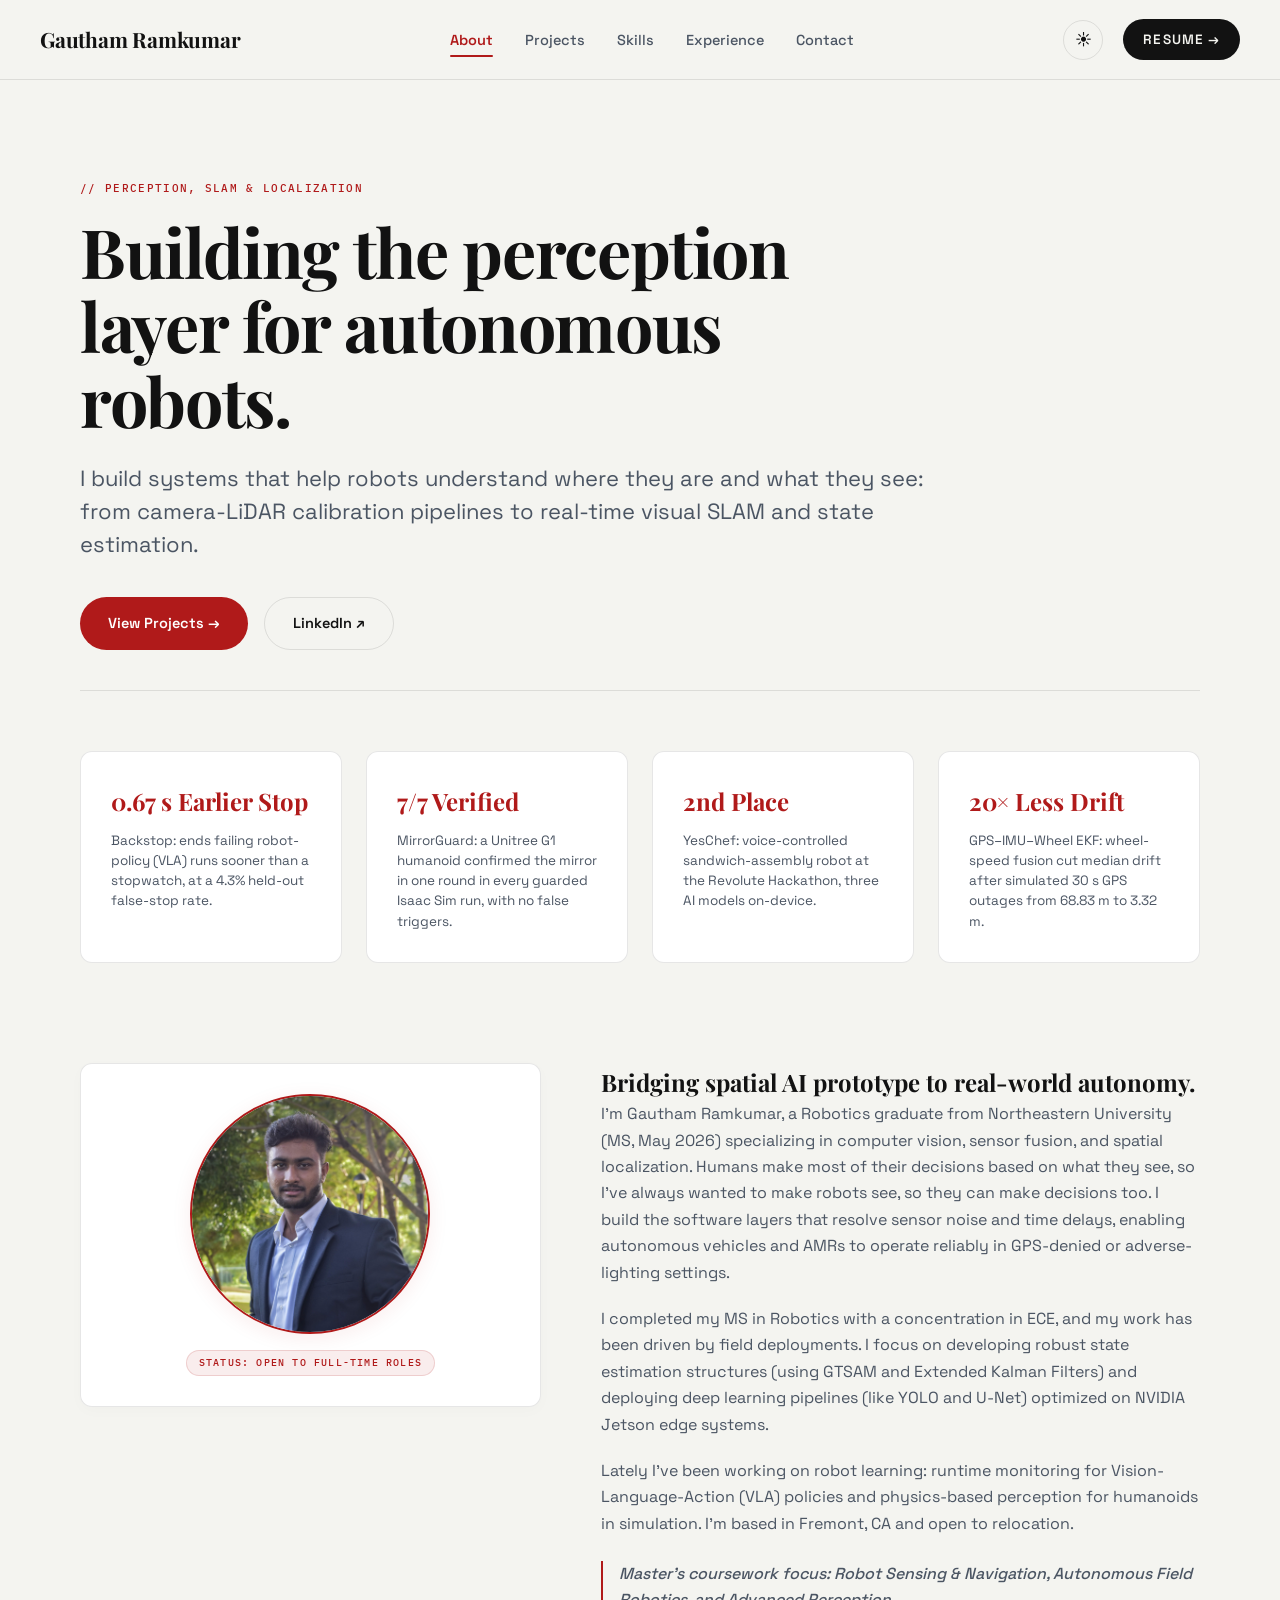
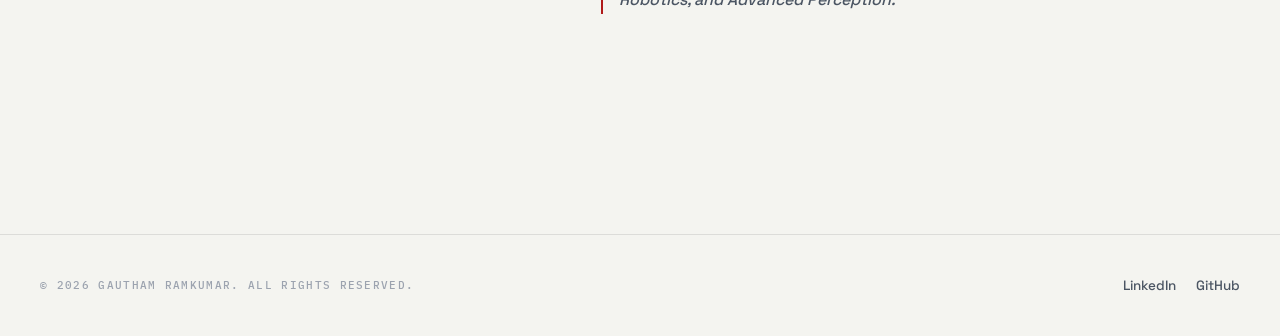
<file: index.html>
<!DOCTYPE html>
<html lang="en">
<head>
  <meta charset="UTF-8">
  <meta name="viewport" content="width=device-width, initial-scale=1.0">
  <title>Gautham Ramkumar — Perception & SLAM Engineer</title>
  
  <!-- Font Imports: Playfair Display (Serif), Space Grotesk (Geometric Sans), Inter (Clean Body Sans) -->
  <link rel="preconnect" href="https://fonts.googleapis.com">
  <link href="https://fonts.googleapis.com/css2?family=Playfair+Display:ital,wght@0,400..900;1,400..900&family=Space+Grotesk:wght@300;400;500;600;700&family=Inter:wght@300;400;500;600;700&family=IBM+Plex+Mono:wght@400;500&display=swap" rel="stylesheet">
  
  <link rel="stylesheet" href="css/style.css">
  
  <!-- Inline theme check script to prevent layout flashes on load -->
  <script>
    (function() {
      // localStorage throws in privacy mode and wherever site data is
      // blocked. Unguarded, that left data-theme unset, which stacked both
      // toggle icons on top of each other.
      var savedTheme = 'light';
      try {
        savedTheme = localStorage.getItem('portfolio-theme') || 'light';
      } catch (e) {}
      document.documentElement.setAttribute('data-theme', savedTheme);
    })();
  </script>
</head>
<body>

  <!-- FIXED NAVIGATION HEADER -->
  <header id="main-header">
    <div class="header-inner">
      <a href="#about" class="brand-logo">
        <span class="logo-text">Gautham Ramkumar</span>
      </a>
      
      <!-- NAV LINKS -->
      <nav id="header-nav">
        <ul>
          <li><a href="#about" class="nav-link active">About</a></li>
          <li><a href="#projects" class="nav-link">Projects</a></li>
          <li><a href="#skills" class="nav-link">Skills</a></li>
          <li><a href="#experience" class="nav-link">Experience</a></li>
          <li><a href="#contact" class="nav-link">Contact</a></li>
        </ul>
      </nav>
      
      <!-- CONTROLS: Dark mode toggle & PDF Resume CTA -->
      <div class="header-controls">
        <button id="theme-toggle" aria-label="Toggle light/dark theme">
          <span class="toggle-icon sun-icon">☀️</span>
          <span class="toggle-icon moon-icon">🌙</span>
        </button>
        <!-- Resume picker. initResumeMenu() turns this into a dropdown;
             with JS unavailable it stays a working link to the default resume. -->
        <div class="resume-menu" id="resume-menu">
          <a href="Gautham_Ramkumar_Resume.pdf" class="btn-hire" id="resume-menu-btn"
             target="_blank" rel="noopener noreferrer">Resume →</a>
        </div>
        
        <!-- Mobile menu toggle button -->
        <button id="mobile-menu-btn" class="mobile-toggle" aria-label="Toggle Navigation Menu">
          <span class="hamburger"></span>
        </button>
      </div>
    </div>
  </header>

  <!-- MAIN WRAPPER CONTAINER -->
  <main id="main-container">
    
    <!-- ==========================================
         PAGE 1: ABOUT (HOMEPAGE)
         ========================================== -->
    <section id="about" class="page-section active">
      <div class="hero-container">
        <div class="hero-content">
          <div class="hero-kicker mono">// PERCEPTION, SLAM & LOCALIZATION</div>
          <h1 class="hero-title">
            Building the perception layer for autonomous robots.
          </h1>
          <p class="hero-description">
            I build systems that help robots understand where they are and what they see: from camera-LiDAR calibration pipelines to real-time visual SLAM and state estimation.
          </p>
          
          <div class="hero-actions">
            <a href="#projects" class="btn btn-primary">View Projects →</a>
            <a href="https://linkedin.com/in/rgautham20" target="_blank" class="btn btn-secondary">LinkedIn ↗</a>
          </div>
        </div>
      </div>

      <!-- Quick Metrics Telemetry Cards -->
      <div class="metrics-container">
        <div class="metric-card">
          <h3 class="metric-title font-serif">0.67 s Earlier Stop</h3>
          <p class="metric-desc">Backstop: ends failing robot-policy (VLA) runs sooner than a stopwatch, at a 4.3% held-out false-stop rate.</p>
        </div>
        <div class="metric-card">
          <h3 class="metric-title font-serif">7/7 Verified</h3>
          <p class="metric-desc">MirrorGuard: a Unitree G1 humanoid confirmed the mirror in one round in every guarded Isaac Sim run, with no false triggers.</p>
        </div>
        <div class="metric-card">
          <h3 class="metric-title font-serif">2nd Place</h3>
          <p class="metric-desc">YesChef: voice-controlled sandwich-assembly robot at the Revolute Hackathon, three AI models on-device.</p>
        </div>
        <div class="metric-card">
          <h3 class="metric-title font-serif">20× Less Drift</h3>
          <p class="metric-desc">GPS–IMU–Wheel EKF: wheel-speed fusion cut median drift after simulated 30 s GPS outages from 68.83 m to 3.32 m.</p>
        </div>
      </div>

      <!-- Core Narrative Column Layout -->
      <div class="narrative-grid">
        <div class="narrative-left">
          <!-- Large Portrait Photo & Status Badge -->
          <div class="profile-portrait-card">
            <img class="profile-portrait-img" src="images/Headshot.jpg" alt="Gautham Ramkumar"/>
            <span class="badge mono">STATUS: OPEN TO FULL-TIME ROLES</span>
          </div>
        </div>
        <div class="narrative-right">
          <h2 class="section-title font-serif">Bridging spatial AI prototype to real-world autonomy.</h2>
          <p class="bio-text">
            I’m Gautham Ramkumar, a Robotics graduate from Northeastern University (MS, May 2026) specializing in computer vision, sensor fusion, and spatial localization. Humans make most of their decisions based on what they see, so I’ve always wanted to make robots see, so they can make decisions too. I build the software layers that resolve sensor noise and time delays, enabling autonomous vehicles and AMRs to operate reliably in GPS-denied or adverse-lighting settings.
          </p>
          <p class="bio-text">
            I completed my MS in Robotics with a concentration in ECE, and my work has been driven by field deployments. I focus on developing robust state estimation structures (using GTSAM and Extended Kalman Filters) and deploying deep learning pipelines (like YOLO and U-Net) optimized on NVIDIA Jetson edge systems.
          </p>
          <p class="bio-text">
            Lately I’ve been working on robot learning: runtime monitoring for Vision-Language-Action (VLA) policies and physics-based perception for humanoids in simulation. I’m based in Fremont, CA and open to relocation.
          </p>
          <p class="bio-text academic-focus">
            Master's coursework focus: Robot Sensing & Navigation, Autonomous Field Robotics, and Advanced Perception.
          </p>
        </div>
      </div>
    </section>

    <!-- ==========================================
         PAGE 2: PROJECTS (BENTO GRID)
         ========================================== -->
    <section id="projects" class="page-section">
      <div class="page-header">
        <span class="section-kicker mono">// COMPILED_NODES</span>
        <h2 class="page-title font-serif">Selected Projects</h2>
        <p class="page-subtitle">Robot learning, perception, mapping, and state estimation. Featured case studies come first; open any project for the problem, what I built, the results, and a demo.</p>
      </div>

      <div class="projects-toolbar" id="projects-filter-bar"></div>
      <p class="projects-visible-count mono" id="projects-visible-count"></p>
      <div class="projects-gallery" id="projects-categories-container"></div>
    </section>

    <!-- ==========================================
         PAGE 3: TECHNICAL SKILLS
         ========================================== -->
    <section id="skills" class="page-section">
      <div class="page-header">
        <span class="section-kicker mono">// COMPETENCY_MATRIX</span>
        <h2 class="page-title font-serif">Technical Core</h2>
        <p class="page-subtitle">Software packages, developer tools, and sensor hardware configurations.</p>
      </div>

      <div class="skills-grid" id="skills-grid-container">
        <!-- Rendered dynamically by main.js -->
      </div>
    </section>

    <!-- ==========================================
         PAGE 4: TIMELINE (EXPERIENCE)
         ========================================== -->
    <section id="experience" class="page-section">
      <div class="page-header">
        <span class="section-kicker mono">// TIMELINE_LOG</span>
        <h2 class="page-title font-serif">Experience & Education</h2>
        <p class="page-subtitle">Academic focus and internship history in autonomous engineering.</p>
      </div>

      <div class="experience-timeline" id="experience-timeline-container">
        <!-- Rendered dynamically by main.js -->
      </div>
    </section>

    <!-- ==========================================
         PAGE 5: CONTACT
         ========================================== -->
    <section id="contact" class="page-section">
      <div class="page-header">
        <span class="section-kicker mono">// ESTABLISH_LINK</span>
        <h2 class="page-title font-serif">Get in Touch</h2>
        <p class="page-subtitle">Feel free to reach out about opportunities, collaborations, or discussions.</p>
      </div>

      <div class="contact-layout">
        <!-- Info column -->
        <div class="contact-info-col">
          <h3 class="font-serif">Let's build something worth navigating.</h3>
          <p>I am open to opportunities in robotics: perception, localization, calibration, and state estimation. Authorized to work in the US for 3 years with no sponsorship required. Based in Fremont, CA · open to relocation.</p>
          
          <div class="contact-links-list">
            <a href="mailto:ramkumar.g@northeastern.edu" class="contact-link-node">
              <span class="icon">@</span>
              <span class="text mono">ramkumar.g@northeastern.edu</span>
            </a>
            <a href="https://linkedin.com/in/rgautham20" target="_blank" class="contact-link-node">
              <span class="icon">in</span>
              <span class="text mono">linkedin.com/in/rgautham20</span>
            </a>
            <a href="https://github.com/gautham-ramkumar" target="_blank" class="contact-link-node">
              <span class="icon">gh</span>
              <span class="text mono">github.com/gautham-ramkumar</span>
            </a>
          </div>
        </div>

        <!-- Form column -->
        <div class="contact-form-col">
          <div class="form-kicker mono">// DATA_ENVELOPE</div>
          
          <div class="form-group">
            <label for="contact-name" class="mono">SENDER_IDENTITY</label>
            <input type="text" id="contact-name" placeholder="Your Name" autocomplete="off">
          </div>
          <div class="form-group">
            <label for="contact-email" class="mono">RETURN_ADDRESS</label>
            <input type="email" id="contact-email" placeholder="name@domain.com" autocomplete="off">
          </div>
          <div class="form-group">
            <label for="contact-message" class="mono">MESSAGE_PAYLOAD</label>
            <textarea id="contact-message" placeholder="Type message contents here..." rows="5"></textarea>
          </div>
          
          <button id="contact-submit" class="btn btn-primary">Transmit Signal</button>
          <div id="contact-status" class="mono"></div>
        </div>
      </div>
    </section>

    <!-- FOOTER -->
    <footer id="main-footer">
      <div class="footer-inner">
        <p class="mono">&copy; 2026 Gautham Ramkumar. All rights reserved.</p>
        <div class="footer-socials">
          <a href="https://linkedin.com/in/rgautham20" target="_blank">LinkedIn</a>
          <a href="https://github.com/gautham-ramkumar" target="_blank">GitHub</a>
        </div>
      </div>
    </footer>
  </main>

  <!-- DETAIL DRAWER MODAL -->
  <div id="detail-modal" class="modal">
    <div class="modal-backdrop"></div>
    <div class="modal-content-wrapper">
      <button class="modal-close" id="modal-close-btn" aria-label="Close modal">&times;</button>
      <div class="modal-body" id="modal-body-content">
        <!-- Injected dynamically on project click -->
      </div>
    </div>
  </div>

  <script type="module" src="js/main.js"></script>
</body>
</html>
</file>
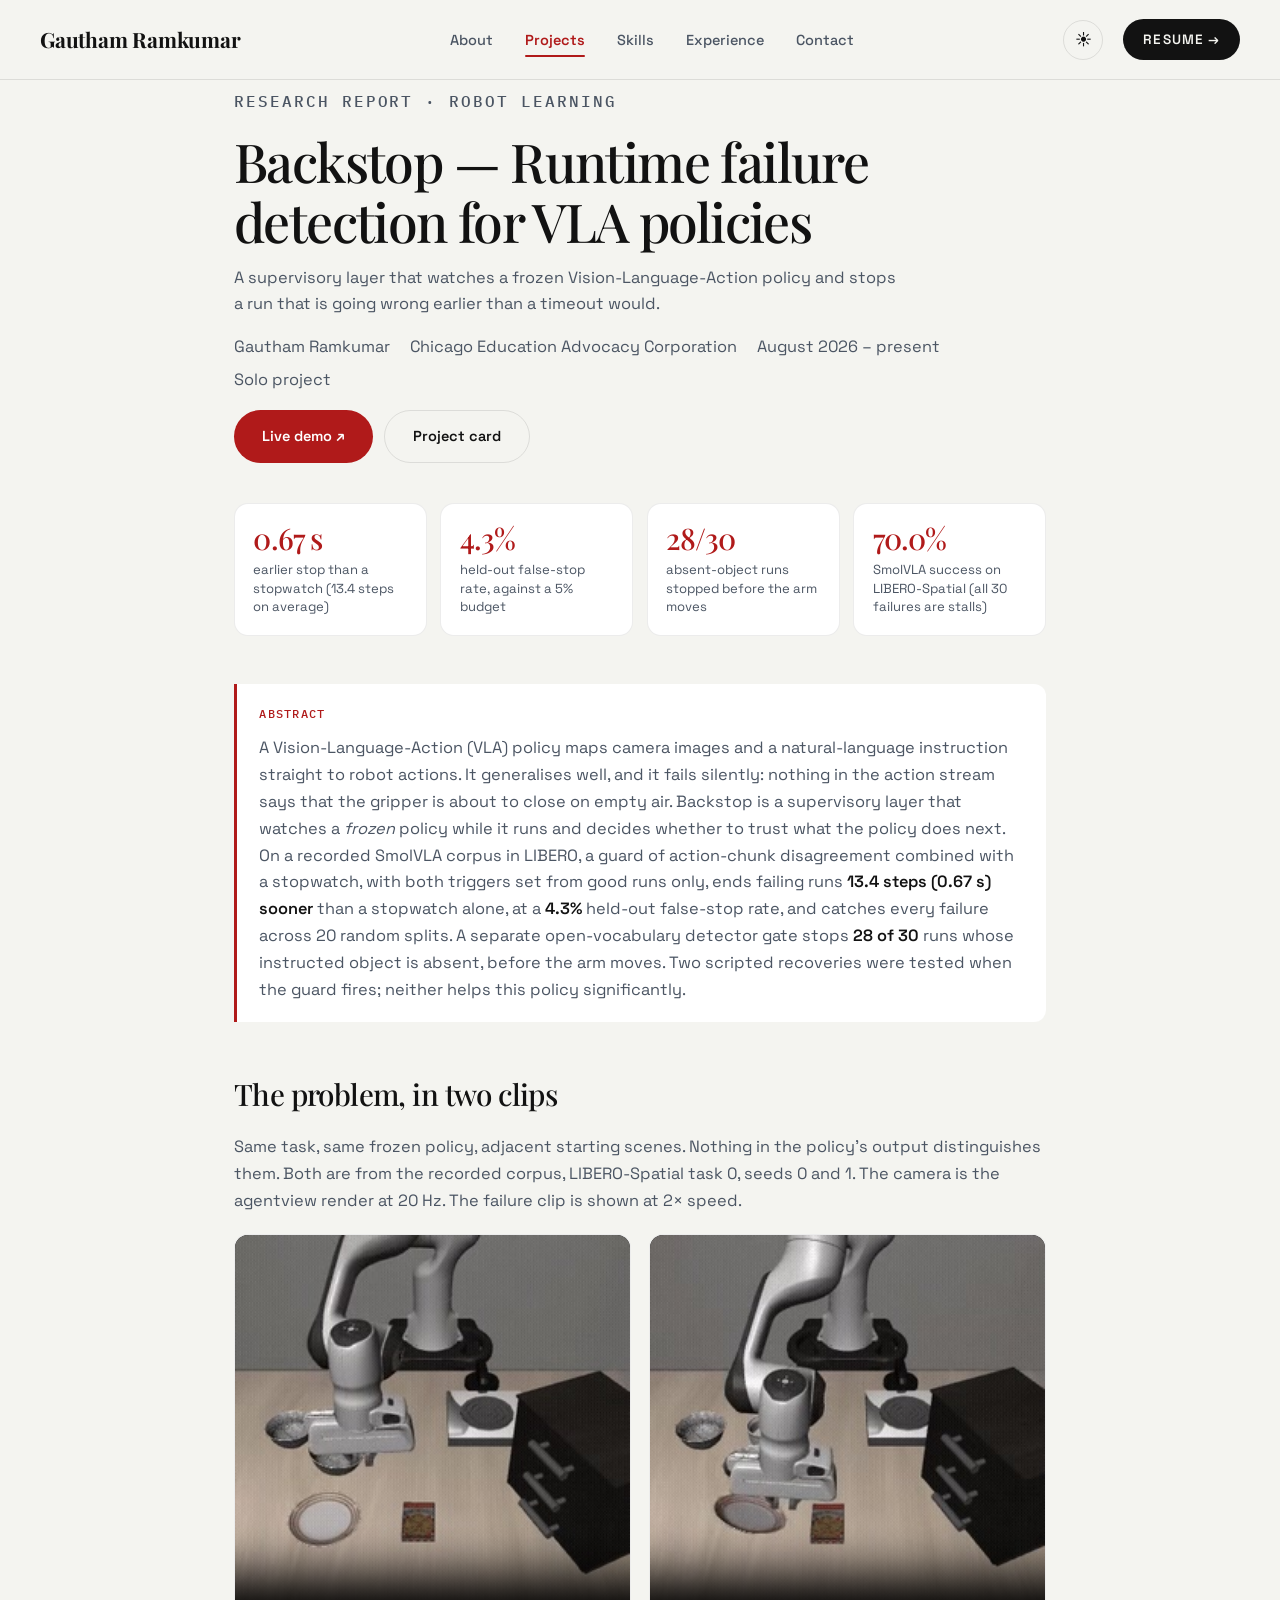
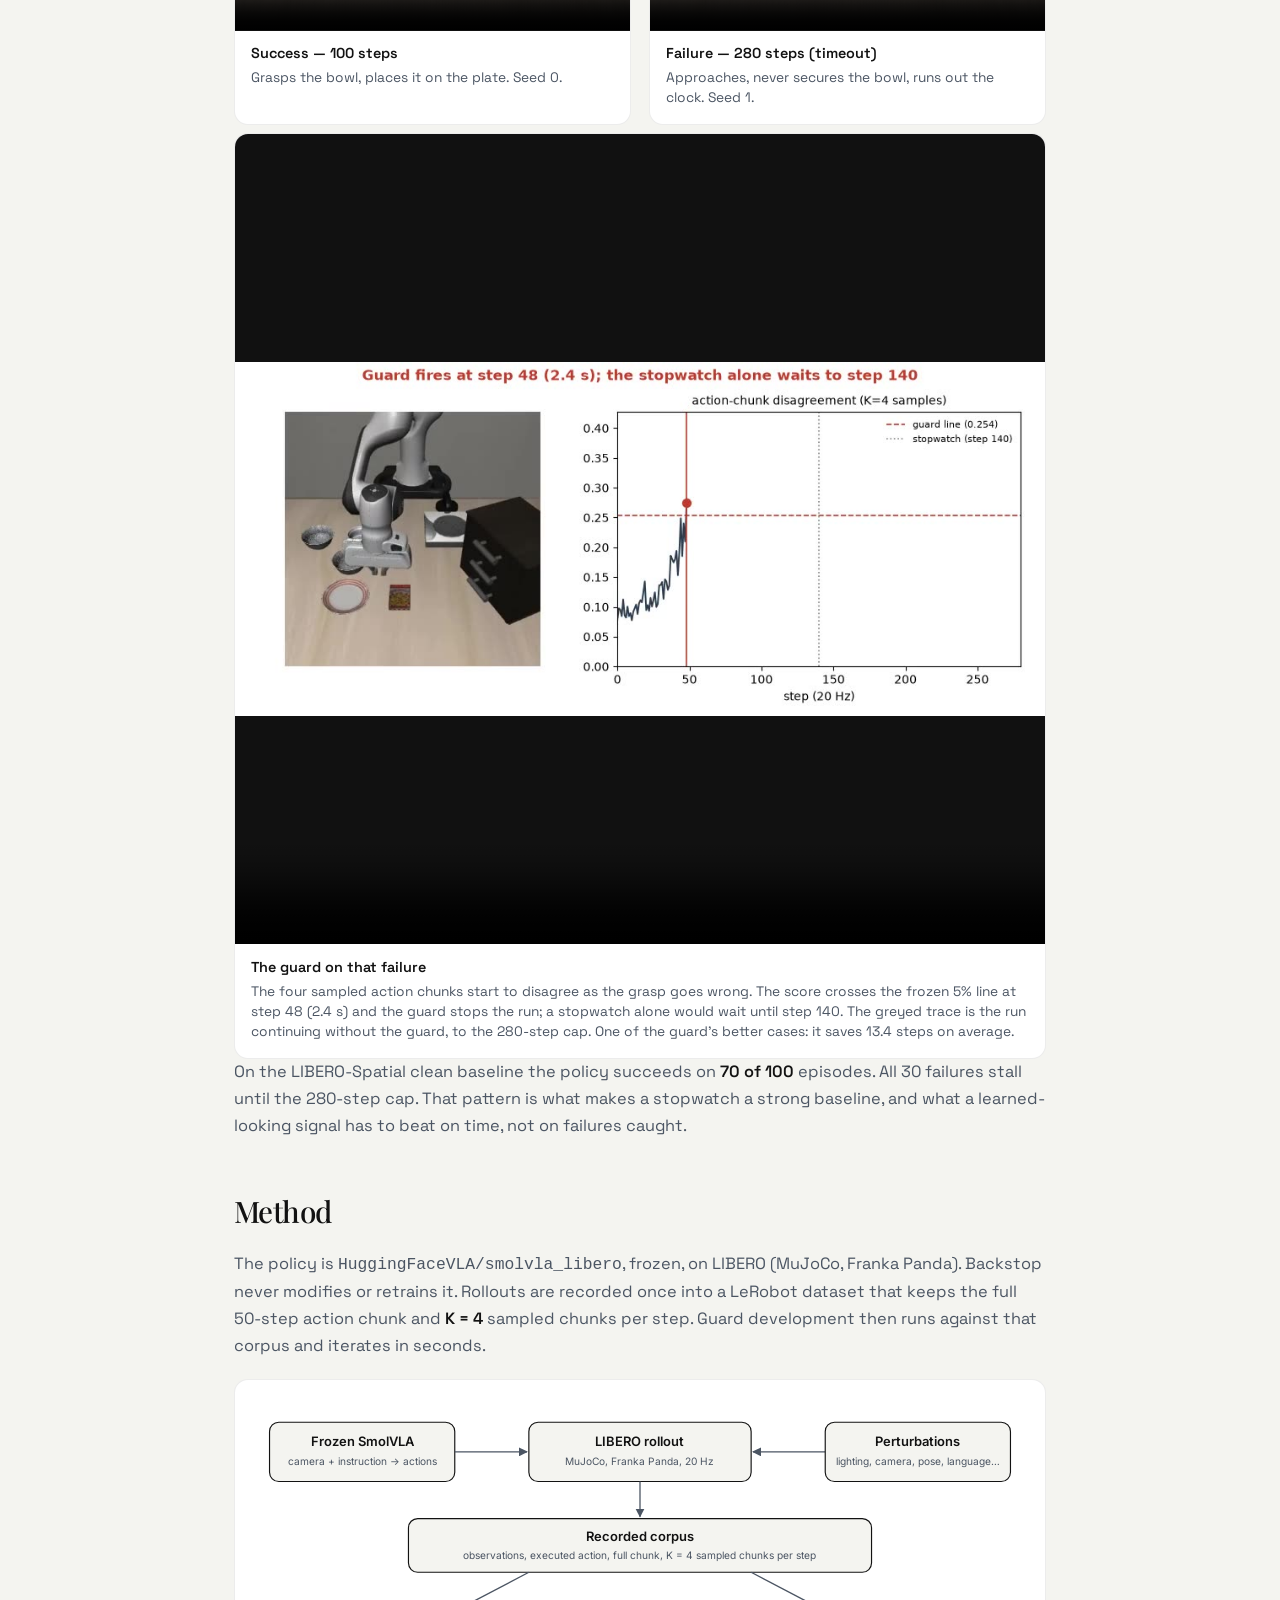
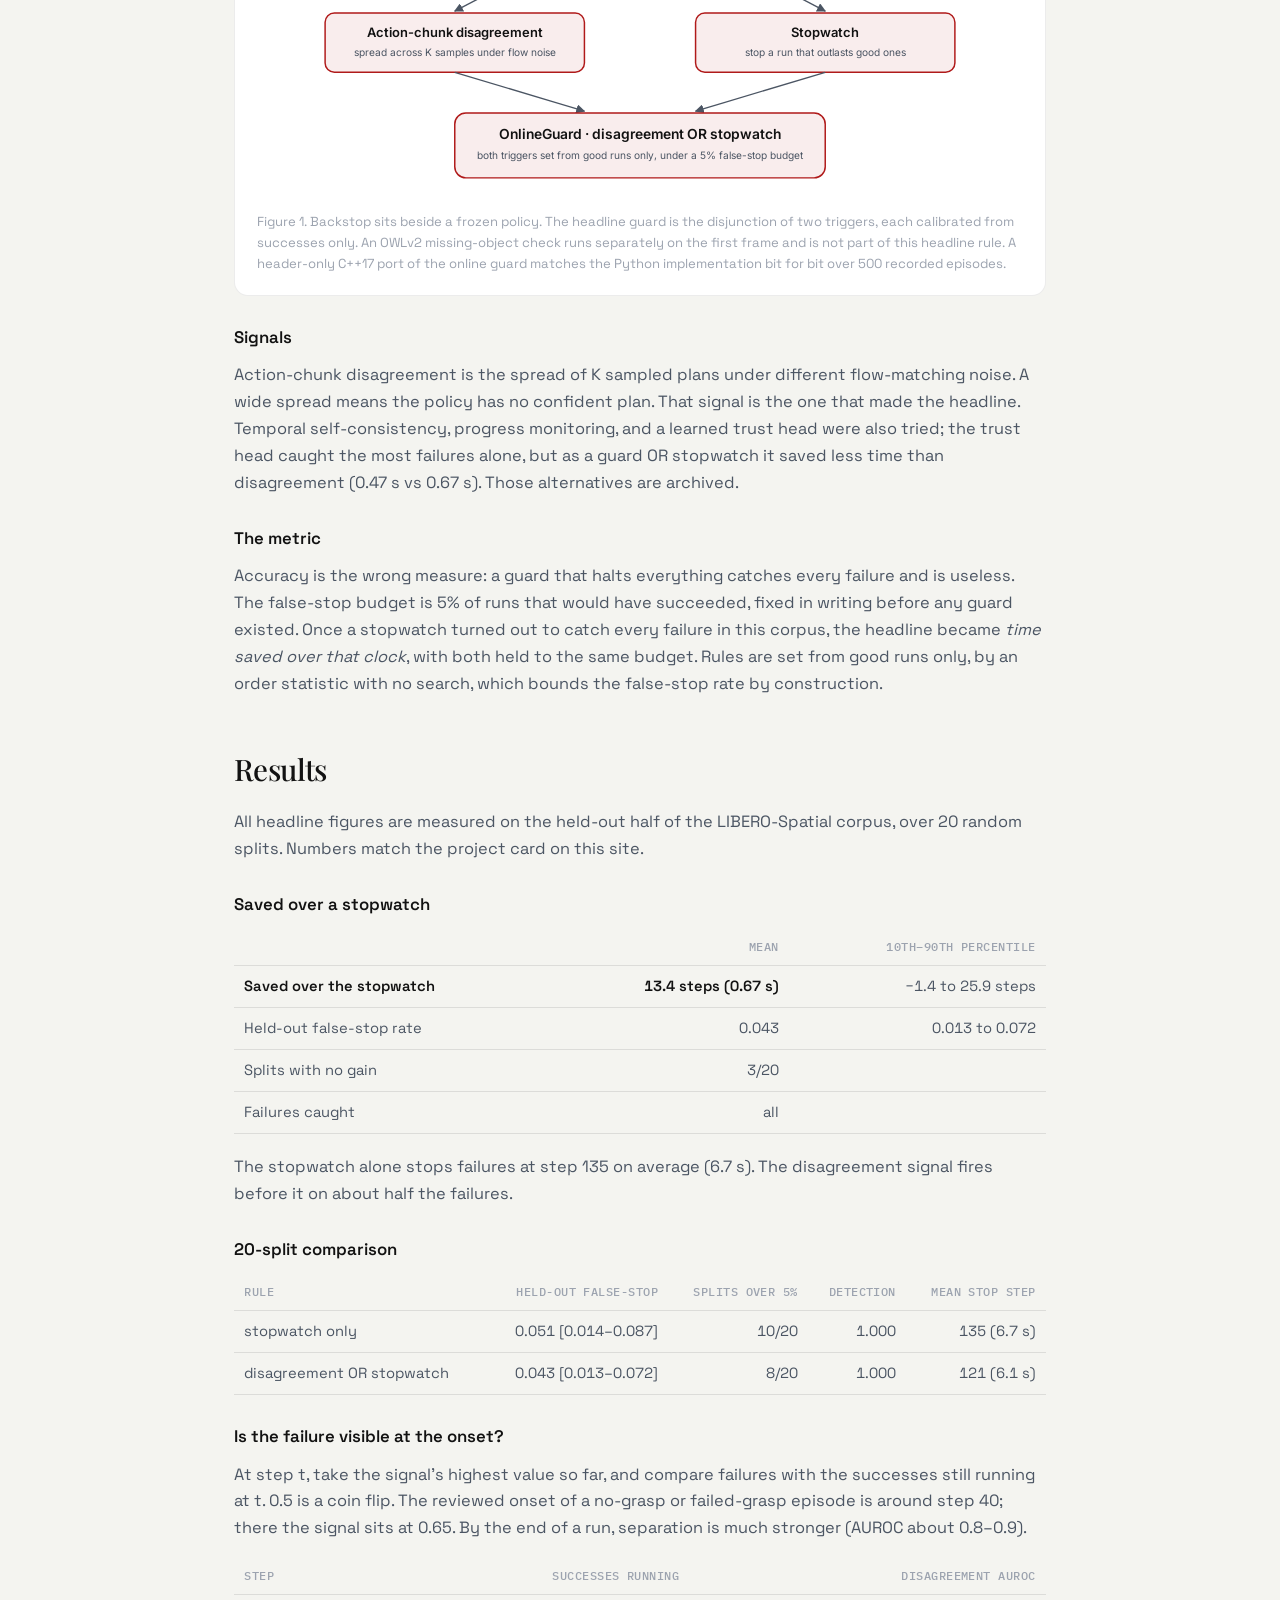
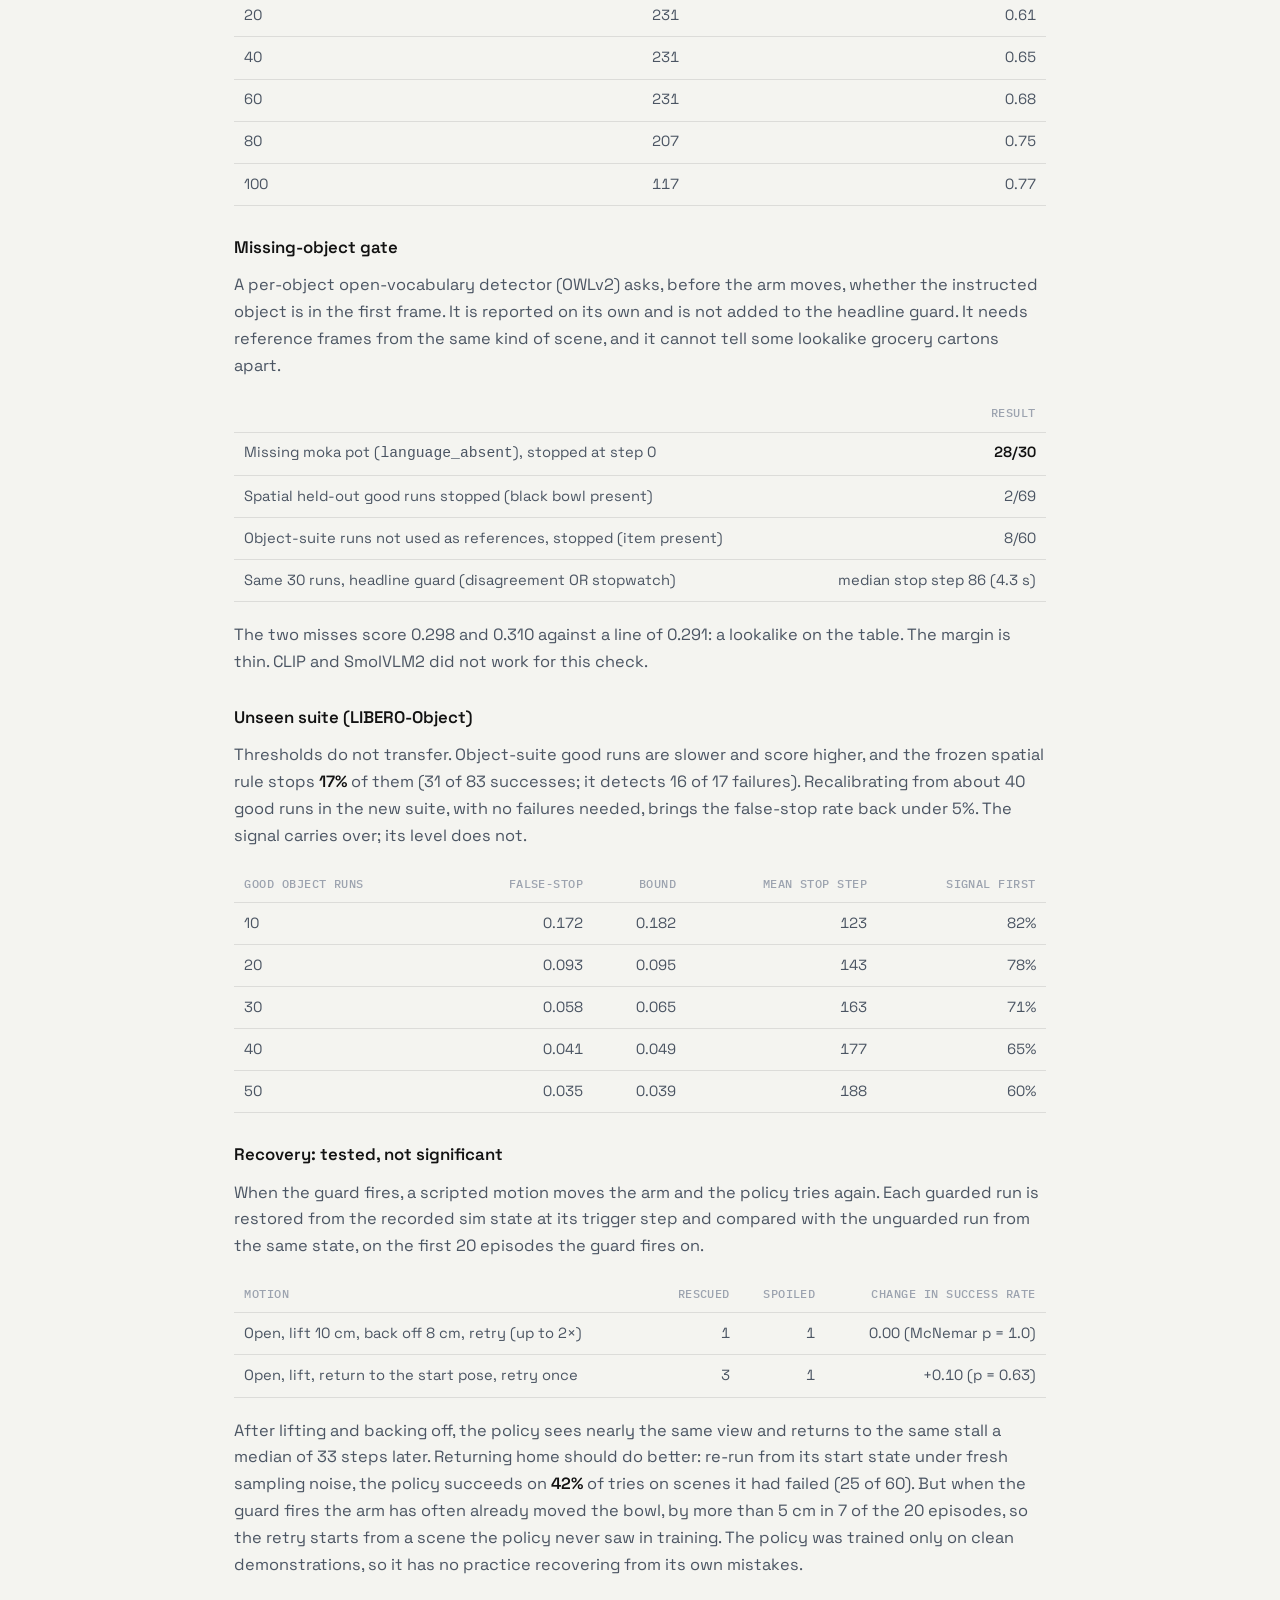
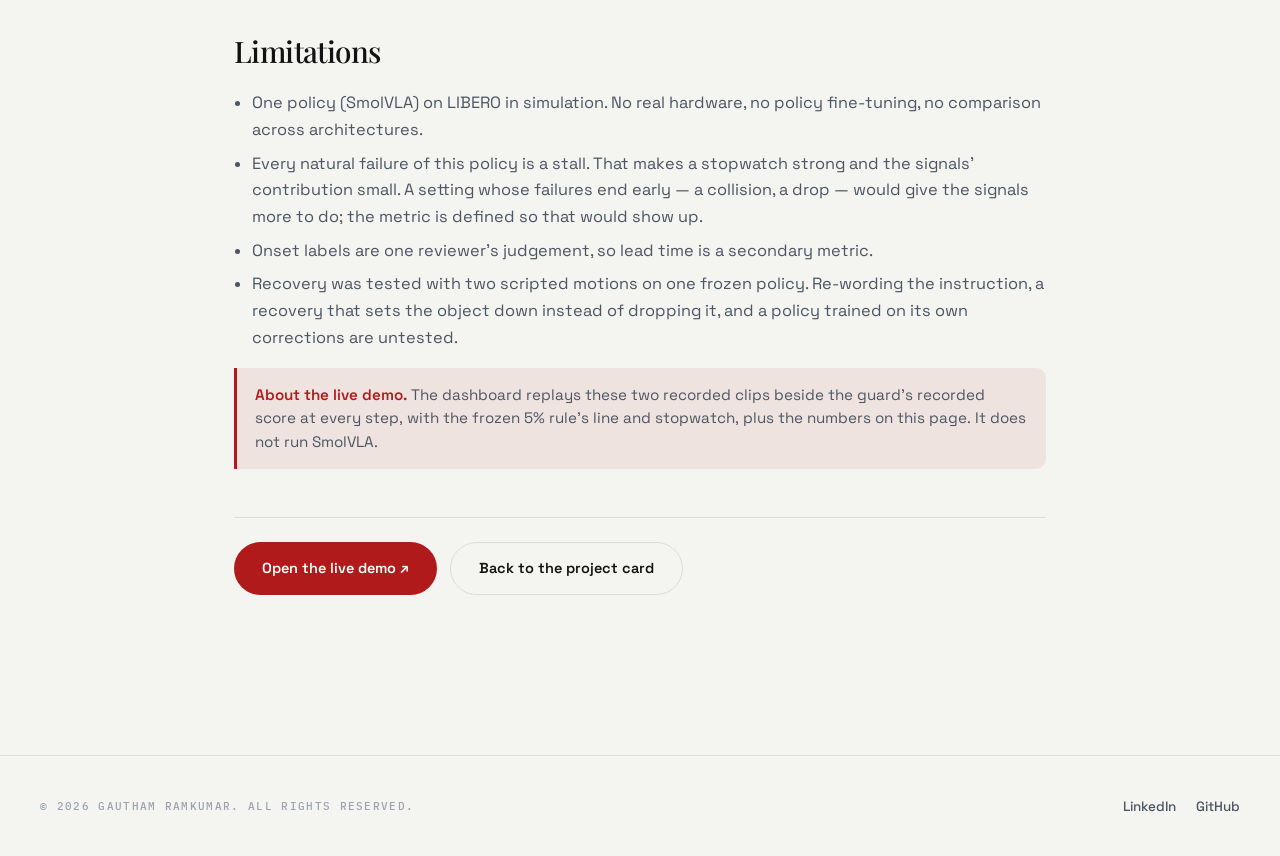
<file: backstop/index.html>
<!DOCTYPE html>
<html lang="en">
<head>
  <meta charset="UTF-8">
  <meta name="viewport" content="width=device-width, initial-scale=1.0">
  <title>Backstop — Runtime Failure Detection for VLA Policies · Gautham Ramkumar</title>
  <meta name="description" content="Backstop watches a frozen VLA policy and stops failing runs 0.67 s sooner than a stopwatch, at a 4.3% held-out false-stop rate.">
  <link rel="preconnect" href="https://fonts.googleapis.com">
  <link href="https://fonts.googleapis.com/css2?family=Playfair+Display:ital,wght@0,400..900;1,400..900&family=Space+Grotesk:wght@300;400;500;600;700&family=Inter:wght@300;400;500;600;700&family=IBM+Plex+Mono:wght@400;500&display=swap" rel="stylesheet">
  <link rel="stylesheet" href="../css/style.css">
  <link rel="stylesheet" href="style.css">
  <script>
    (function() {
      var savedTheme = 'light';
      try { savedTheme = localStorage.getItem('portfolio-theme') || 'light'; } catch (e) {}
      document.documentElement.setAttribute('data-theme', savedTheme);
    })();
  </script>
</head>
<body class="report-page">

  <header id="main-header">
    <div class="header-inner">
      <a href="../index.html" class="brand-logo">
        <span class="logo-text">Gautham Ramkumar</span>
      </a>
      <nav id="header-nav">
        <ul>
          <li><a href="../index.html#about" class="nav-link">About</a></li>
          <li><a href="../index.html#projects" class="nav-link active">Projects</a></li>
          <li><a href="../index.html#skills" class="nav-link">Skills</a></li>
          <li><a href="../index.html#experience" class="nav-link">Experience</a></li>
          <li><a href="../index.html#contact" class="nav-link">Contact</a></li>
        </ul>
      </nav>
      <div class="header-controls">
        <button id="theme-toggle" aria-label="Toggle light/dark theme">
          <span class="toggle-icon sun-icon">☀️</span>
          <span class="toggle-icon moon-icon">🌙</span>
        </button>
        <div class="resume-menu" id="resume-menu">
          <a href="../Gautham_Ramkumar_Resume.pdf" class="btn-hire" target="_blank" rel="noopener noreferrer">Resume →</a>
        </div>
        <button id="mobile-menu-btn" class="mobile-toggle" aria-label="Toggle Navigation Menu">
          <span class="hamburger"></span>
        </button>
      </div>
    </div>
  </header>

  <main id="main-container">
    <article class="report">
      <p class="report-kicker mono">Research report  ·  Robot learning</p>
      <h1>Backstop — Runtime failure detection for VLA policies</h1>
      <p class="report-dek">A supervisory layer that watches a frozen Vision-Language-Action policy and stops a run that is going wrong earlier than a timeout would.</p>
      <p class="report-meta">
        <span>Gautham Ramkumar</span>
        <span>Chicago Education Advocacy Corporation</span>
        <span>August 2026 – present</span>
        <span>Solo project</span>
      </p>
      <div class="report-actions">
        <a class="btn btn-primary" href="https://huggingface.co/spaces/rgautham20/backstop" target="_blank" rel="noopener noreferrer">Live demo ↗</a>
        <a class="btn btn-secondary" href="../index.html#projects/backstop">Project card</a>
      </div>

      <dl class="report-metrics">
        <div class="report-metric">
          <dt>0.67 s</dt>
          <dd>earlier stop than a stopwatch (13.4 steps on average)</dd>
        </div>
        <div class="report-metric">
          <dt>4.3%</dt>
          <dd>held-out false-stop rate, against a 5% budget</dd>
        </div>
        <div class="report-metric">
          <dt>28/30</dt>
          <dd>absent-object runs stopped before the arm moves</dd>
        </div>
        <div class="report-metric">
          <dt>70.0%</dt>
          <dd>SmolVLA success on LIBERO-Spatial (all 30 failures are stalls)</dd>
        </div>
      </dl>

      <section class="report-abstract" id="abstract">
        <h2>Abstract</h2>
        <p>
          A Vision-Language-Action (VLA) policy maps camera images and a natural-language
          instruction straight to robot actions. It generalises well, and it fails silently:
          nothing in the action stream says that the gripper is about to close on empty air.
          Backstop is a supervisory layer that watches a <em>frozen</em> policy while it runs
          and decides whether to trust what the policy does next. On a recorded SmolVLA
          corpus in LIBERO, a guard of action-chunk disagreement combined with a stopwatch,
          with both triggers set from good runs only, ends failing runs
          <strong>13.4 steps (0.67&nbsp;s) sooner</strong> than a stopwatch alone, at a
          <strong>4.3%</strong> held-out false-stop rate, and catches every failure across
          20 random splits. A separate open-vocabulary detector gate stops
          <strong>28 of 30</strong> runs whose instructed object is absent, before the arm
          moves. Two scripted recoveries were tested when the guard fires; neither helps
          this policy significantly.
        </p>
      </section>

      <section id="problem">
        <h2>The problem, in two clips</h2>
        <p>
          Same task, same frozen policy, adjacent starting scenes. Nothing in the policy’s
          output distinguishes them. Both are from the recorded corpus, LIBERO-Spatial
          task 0, seeds 0 and 1. The camera is the agentview render at 20&nbsp;Hz. The
          failure clip is shown at 2× speed.
        </p>
        <div class="clip-grid">
          <figure class="clip-card">
            <video src="../media/backstop_success.mp4" poster="../media/backstop_success.jpg" controls muted loop playsinline preload="metadata" aria-label="Successful rollout, 100 steps"></video>
            <figcaption><strong>Success — 100 steps</strong>Grasps the bowl, places it on the plate. Seed 0.</figcaption>
          </figure>
          <figure class="clip-card">
            <video src="../media/backstop_failure.mp4" poster="../media/backstop_failure.jpg" controls muted loop playsinline preload="metadata" aria-label="Failing rollout, 280-step timeout, shown at 2x"></video>
            <figcaption><strong>Failure — 280 steps (timeout)</strong>Approaches, never secures the bowl, runs out the clock. Seed 1.</figcaption>
          </figure>
        </div>
        <figure class="clip-card">
          <video src="../media/backstop_guard.mp4" poster="../media/backstop_guard.jpg" controls muted loop playsinline preload="metadata" aria-label="The guard firing on the failing rollout"></video>
          <figcaption><strong>The guard on that failure</strong>The four sampled action chunks start to disagree as the grasp goes wrong. The score crosses the frozen 5% line at step 48 (2.4&nbsp;s) and the guard stops the run; a stopwatch alone would wait until step 140. The greyed trace is the run continuing without the guard, to the 280-step cap. One of the guard's better cases: it saves 13.4 steps on average.</figcaption>
        </figure>
        <p>
          On the LIBERO-Spatial clean baseline the policy succeeds on <strong>70 of 100</strong>
          episodes. All 30 failures stall until the 280-step cap. That pattern is what makes
          a stopwatch a strong baseline, and what a learned-looking signal has to beat on time,
          not on failures caught.
        </p>
      </section>

      <section id="method">
        <h2>Method</h2>
        <p>
          The policy is <code>HuggingFaceVLA/smolvla_libero</code>, frozen, on LIBERO
          (MuJoCo, Franka Panda). Backstop never modifies or retrains it. Rollouts are
          recorded once into a LeRobot dataset that keeps the full 50-step action chunk
          and <strong>K&nbsp;=&nbsp;4</strong> sampled chunks per step. Guard development
          then runs against that corpus and iterates in seconds.
        </p>

        <figure class="method-figure" aria-label="Backstop method diagram">
          <svg viewBox="0 0 840 430" role="img" xmlns="http://www.w3.org/2000/svg">
            <title>Backstop watches a frozen SmolVLA rollout and combines action-chunk disagreement with a stopwatch</title>
            <style>
              .bx { fill: var(--bg-primary); stroke: var(--text-primary); stroke-width: 1.25; }
              .bx-acc { fill: var(--accent-glow); stroke: var(--accent); stroke-width: 1.6; }
              .lb { font-family: Inter, "Space Grotesk", sans-serif; fill: var(--text-primary); }
              .sm { font-family: Inter, "Space Grotesk", sans-serif; fill: var(--text-secondary); }
              .ar { stroke: var(--text-secondary); stroke-width: 1.4; fill: none; marker-end: url(#arr); }
            </style>
            <defs>
              <marker id="arr" viewBox="0 0 10 10" refX="9" refY="5" markerWidth="7" markerHeight="7" orient="auto-start-reverse">
                <path d="M 0 0 L 10 5 L 0 10 z" fill="var(--text-secondary)"/>
              </marker>
            </defs>
            <rect class="bx" x="20" y="24" width="200" height="64" rx="10"/>
            <text class="lb" x="120" y="50" text-anchor="middle" font-size="14" font-weight="600">Frozen SmolVLA</text>
            <text class="sm" x="120" y="70" text-anchor="middle" font-size="11">camera + instruction → actions</text>

            <line class="ar" x1="220" y1="56" x2="298" y2="56"/>

            <rect class="bx" x="300" y="24" width="240" height="64" rx="10"/>
            <text class="lb" x="420" y="50" text-anchor="middle" font-size="14" font-weight="600">LIBERO rollout</text>
            <text class="sm" x="420" y="70" text-anchor="middle" font-size="11">MuJoCo, Franka Panda, 20 Hz</text>

            <line class="ar" x1="620" y1="56" x2="542" y2="56"/>

            <rect class="bx" x="620" y="24" width="200" height="64" rx="10"/>
            <text class="lb" x="720" y="50" text-anchor="middle" font-size="14" font-weight="600">Perturbations</text>
            <text class="sm" x="720" y="70" text-anchor="middle" font-size="11">lighting, camera, pose, language…</text>

            <line class="ar" x1="420" y1="88" x2="420" y2="126"/>

            <rect class="bx" x="170" y="128" width="500" height="58" rx="10"/>
            <text class="lb" x="420" y="152" text-anchor="middle" font-size="14" font-weight="600">Recorded corpus</text>
            <text class="sm" x="420" y="172" text-anchor="middle" font-size="11">observations, executed action, full chunk, K = 4 sampled chunks per step</text>

            <line class="ar" x1="300" y1="186" x2="220" y2="228"/>
            <line class="ar" x1="540" y1="186" x2="620" y2="228"/>

            <rect class="bx-acc" x="80" y="230" width="280" height="64" rx="10"/>
            <text class="lb" x="220" y="256" text-anchor="middle" font-size="14" font-weight="600">Action-chunk disagreement</text>
            <text class="sm" x="220" y="276" text-anchor="middle" font-size="11">spread across K samples under flow noise</text>

            <rect class="bx-acc" x="480" y="230" width="280" height="64" rx="10"/>
            <text class="lb" x="620" y="256" text-anchor="middle" font-size="14" font-weight="600">Stopwatch</text>
            <text class="sm" x="620" y="276" text-anchor="middle" font-size="11">stop a run that outlasts good ones</text>

            <line class="ar" x1="220" y1="294" x2="360" y2="336"/>
            <line class="ar" x1="620" y1="294" x2="480" y2="336"/>

            <rect class="bx-acc" x="220" y="338" width="400" height="70" rx="12"/>
            <text class="lb" x="420" y="366" text-anchor="middle" font-size="15" font-weight="600">OnlineGuard  ·  disagreement OR stopwatch</text>
            <text class="sm" x="420" y="388" text-anchor="middle" font-size="11">both triggers set from good runs only, under a 5% false-stop budget</text>
          </svg>
          <figcaption>Figure 1. Backstop sits beside a frozen policy. The headline guard is the disjunction of two triggers, each calibrated from successes only. An OWLv2 missing-object check runs separately on the first frame and is not part of this headline rule. A header-only C++17 port of the online guard matches the Python implementation bit for bit over 500 recorded episodes.</figcaption>
        </figure>

        <h3>Signals</h3>
        <p>
          Action-chunk disagreement is the spread of K sampled plans under different
          flow-matching noise. A wide spread means the policy has no confident plan.
          That signal is the one that made the headline. Temporal self-consistency,
          progress monitoring, and a learned trust head were also tried; the trust
          head caught the most failures alone, but as a guard OR stopwatch it saved
          less time than disagreement (0.47&nbsp;s vs 0.67&nbsp;s). Those alternatives
          are archived.
        </p>
        <h3>The metric</h3>
        <p>
          Accuracy is the wrong measure: a guard that halts everything catches every
          failure and is useless. The false-stop budget is 5% of runs that would have
          succeeded, fixed in writing before any guard existed. Once a stopwatch
          turned out to catch every failure in this corpus, the headline became
          <em>time saved over that clock</em>, with both held to the same budget.
          Rules are set from good runs only, by an order statistic with no search,
          which bounds the false-stop rate by construction.
        </p>
      </section>

      <section id="results">
        <h2>Results</h2>
        <p>
          All headline figures are measured on the held-out half of the LIBERO-Spatial
          corpus, over 20 random splits. Numbers match the project card on this site.
        </p>

        <h3>Saved over a stopwatch</h3>
        <table>
          <thead>
            <tr><th></th><th>mean</th><th>10th–90th percentile</th></tr>
          </thead>
          <tbody>
            <tr><td><strong>Saved over the stopwatch</strong></td><td><strong>13.4 steps (0.67 s)</strong></td><td>−1.4 to 25.9 steps</td></tr>
            <tr><td>Held-out false-stop rate</td><td>0.043</td><td>0.013 to 0.072</td></tr>
            <tr><td>Splits with no gain</td><td>3/20</td><td></td></tr>
            <tr><td>Failures caught</td><td>all</td><td></td></tr>
          </tbody>
        </table>
        <p class="report-note">The stopwatch alone stops failures at step 135 on average (6.7 s). The disagreement signal fires before it on about half the failures.</p>

        <h3>20-split comparison</h3>
        <table>
          <thead>
            <tr><th>rule</th><th>held-out false-stop</th><th>splits over 5%</th><th>detection</th><th>mean stop step</th></tr>
          </thead>
          <tbody>
            <tr><td>stopwatch only</td><td>0.051 [0.014–0.087]</td><td>10/20</td><td>1.000</td><td>135 (6.7 s)</td></tr>
            <tr><td>disagreement OR stopwatch</td><td>0.043 [0.013–0.072]</td><td>8/20</td><td>1.000</td><td>121 (6.1 s)</td></tr>
          </tbody>
        </table>

        <h3>Is the failure visible at the onset?</h3>
        <p>
          At step t, take the signal’s highest value so far, and compare failures
          with the successes still running at t. 0.5 is a coin flip. The reviewed
          onset of a no-grasp or failed-grasp episode is around step 40; there the
          signal sits at 0.65. By the end of a run, separation is much stronger
          (AUROC about 0.8–0.9).
        </p>
        <table>
          <thead>
            <tr><th>step</th><th>successes running</th><th>disagreement AUROC</th></tr>
          </thead>
          <tbody>
            <tr><td>20</td><td>231</td><td>0.61</td></tr>
            <tr><td>40</td><td>231</td><td>0.65</td></tr>
            <tr><td>60</td><td>231</td><td>0.68</td></tr>
            <tr><td>80</td><td>207</td><td>0.75</td></tr>
            <tr><td>100</td><td>117</td><td>0.77</td></tr>
          </tbody>
        </table>

        <h3>Missing-object gate</h3>
        <p>
          A per-object open-vocabulary detector (OWLv2) asks, before the arm moves,
          whether the instructed object is in the first frame. It is reported on its
          own and is not added to the headline guard. It needs reference frames from
          the same kind of scene, and it cannot tell some lookalike grocery cartons apart.
        </p>
        <table>
          <thead>
            <tr><th></th><th>result</th></tr>
          </thead>
          <tbody>
            <tr><td>Missing moka pot (<code>language_absent</code>), stopped at step 0</td><td><strong>28/30</strong></td></tr>
            <tr><td>Spatial held-out good runs stopped (black bowl present)</td><td>2/69</td></tr>
            <tr><td>Object-suite runs not used as references, stopped (item present)</td><td>8/60</td></tr>
            <tr><td>Same 30 runs, headline guard (disagreement OR stopwatch)</td><td>median stop step 86 (4.3 s)</td></tr>
          </tbody>
        </table>
        <p class="report-note">The two misses score 0.298 and 0.310 against a line of 0.291: a lookalike on the table. The margin is thin. CLIP and SmolVLM2 did not work for this check.</p>

        <h3>Unseen suite (LIBERO-Object)</h3>
        <p>
          Thresholds do not transfer. Object-suite good runs are slower and score
          higher, and the frozen spatial rule stops <strong>17%</strong> of them
          (31 of 83 successes; it detects 16 of 17 failures). Recalibrating from
          about 40 good runs in the new suite, with no failures needed, brings the
          false-stop rate back under 5%. The signal carries over; its level does not.
        </p>
        <table>
          <thead>
            <tr><th>good object runs</th><th>false-stop</th><th>bound</th><th>mean stop step</th><th>signal first</th></tr>
          </thead>
          <tbody>
            <tr><td>10</td><td>0.172</td><td>0.182</td><td>123</td><td>82%</td></tr>
            <tr><td>20</td><td>0.093</td><td>0.095</td><td>143</td><td>78%</td></tr>
            <tr><td>30</td><td>0.058</td><td>0.065</td><td>163</td><td>71%</td></tr>
            <tr><td>40</td><td>0.041</td><td>0.049</td><td>177</td><td>65%</td></tr>
            <tr><td>50</td><td>0.035</td><td>0.039</td><td>188</td><td>60%</td></tr>
          </tbody>
        </table>

        <h3>Recovery: tested, not significant</h3>
        <p>
          When the guard fires, a scripted motion moves the arm and the policy tries
          again. Each guarded run is restored from the recorded sim state at its
          trigger step and compared with the unguarded run from the same state, on the
          first 20 episodes the guard fires on.
        </p>
        <table>
          <thead>
            <tr><th>motion</th><th>rescued</th><th>spoiled</th><th>change in success rate</th></tr>
          </thead>
          <tbody>
            <tr><td>Open, lift 10&nbsp;cm, back off 8&nbsp;cm, retry (up to 2×)</td><td>1</td><td>1</td><td>0.00 (McNemar p&nbsp;=&nbsp;1.0)</td></tr>
            <tr><td>Open, lift, return to the start pose, retry once</td><td>3</td><td>1</td><td>+0.10 (p&nbsp;=&nbsp;0.63)</td></tr>
          </tbody>
        </table>
        <p>
          After lifting and backing off, the policy sees nearly the same view and
          returns to the same stall a median of 33 steps later. Returning home should do
          better: re-run from its start state under fresh sampling noise, the policy
          succeeds on <strong>42%</strong> of tries on scenes it had failed (25 of 60).
          But when the guard fires the arm has often already moved the bowl, by more
          than 5&nbsp;cm in 7 of the 20 episodes, so the retry starts from a scene the
          policy never saw in training. The policy was trained only on clean
          demonstrations, so it has no practice recovering from its own mistakes.
        </p>
      </section>

      <section id="limitations">
        <h2>Limitations</h2>
        <ul>
          <li>One policy (SmolVLA) on LIBERO in simulation. No real hardware, no policy fine-tuning, no comparison across architectures.</li>
          <li>Every natural failure of this policy is a stall. That makes a stopwatch strong and the signals’ contribution small. A setting whose failures end early — a collision, a drop — would give the signals more to do; the metric is defined so that would show up.</li>
          <li>Onset labels are one reviewer’s judgement, so lead time is a secondary metric.</li>
          <li>Recovery was tested with two scripted motions on one frozen policy. Re-wording the instruction, a recovery that sets the object down instead of dropping it, and a policy trained on its own corrections are untested.</li>
        </ul>
        <div class="callout">
          <strong>About the live demo.</strong> The dashboard replays these two
          recorded clips beside the guard's recorded score at every step, with the
          frozen 5% rule's line and stopwatch, plus the numbers on this page. It does
          not run SmolVLA.
        </div>
      </section>

      <div class="report-footer-nav">
        <a class="btn btn-primary" href="https://huggingface.co/spaces/rgautham20/backstop" target="_blank" rel="noopener noreferrer">Open the live demo ↗</a>
        <a class="btn btn-secondary" href="../index.html#projects/backstop">Back to the project card</a>
      </div>
    </article>

    <footer id="main-footer">
      <div class="footer-inner">
        <p class="mono">&copy; 2026 Gautham Ramkumar. All rights reserved.</p>
        <div class="footer-socials">
          <a href="https://linkedin.com/in/rgautham20" target="_blank" rel="noopener noreferrer">LinkedIn</a>
          <a href="https://github.com/gautham-ramkumar" target="_blank" rel="noopener noreferrer">GitHub</a>
        </div>
      </div>
    </footer>
  </main>

  <script>
    (function () {
      var toggle = document.getElementById('theme-toggle');
      if (toggle) {
        toggle.addEventListener('click', function () {
          var next = document.documentElement.getAttribute('data-theme') === 'dark' ? 'light' : 'dark';
          document.documentElement.setAttribute('data-theme', next);
          try { localStorage.setItem('portfolio-theme', next); } catch (e) {}
        });
      }
      var menuBtn = document.getElementById('mobile-menu-btn');
      var nav = document.getElementById('header-nav');
      if (menuBtn && nav) {
        menuBtn.addEventListener('click', function () {
          var open = menuBtn.classList.toggle('active');
          nav.classList.toggle('active', open);
        });
        nav.querySelectorAll('.nav-link').forEach(function (link) {
          link.addEventListener('click', function () {
            menuBtn.classList.remove('active');
            nav.classList.remove('active');
          });
        });
      }
    })();
  </script>
</body>
</html>
</file>
<file: css/style.css>
/* ============================================================
   DESIGN SYSTEM VARIABLES (LIGHT/DARK THEMES)
   ============================================================ */
:root {
  /* Default: Light Theme (Soft cream paper, crimson accents) */
  --bg-primary: #f4f4f0;
  --bg-secondary: #ffffff;
  --text-primary: #121212;
  --text-secondary: #4b5563;
  --text-muted: #9ca3af;
  --accent: #b01a1a;
  --accent-hover: #c90000;
  --accent-glow: rgba(176, 26, 26, 0.08);
  --border-color: rgba(18, 18, 18, 0.1);
  --border-hover: rgba(18, 18, 18, 0.25);
  
  --font-serif: 'Playfair Display', Georgia, serif;
  --font-sans: 'Space Grotesk', 'Inter', -apple-system, sans-serif;
  --font-mono: 'IBM Plex Mono', 'Space Mono', monospace;
  
  --header-height: 80px;
  --transition-speed: 0.3s;
}

[data-theme="dark"] {
  /* Dark Theme (Charcoal, coral red accents) */
  --bg-primary: #0b0b0b;
  --bg-secondary: #161618;
  --text-primary: #f4f4f0;
  --text-secondary: #a1a1aa;
  --text-muted: #52525b;
  --accent: #ff6b6b;
  --accent-hover: #ff8787;
  --accent-glow: rgba(255, 107, 107, 0.08);
  --border-color: rgba(244, 244, 240, 0.1);
  --border-hover: rgba(244, 244, 240, 0.25);
}

/* ============================================================
   GLOBAL RESET & BASE STYLES
   ============================================================ */
* {
  box-sizing: border-box;
  margin: 0;
  padding: 0;
}

html {
  scroll-behavior: smooth;
  background-color: var(--bg-primary);
  transition: background-color var(--transition-speed);
}

body {
  background-color: var(--bg-primary);
  color: var(--text-primary);
  font-family: var(--font-sans);
  font-size: 16px;
  line-height: 1.6;
  -webkit-font-smoothing: antialiased;
  transition: background-color var(--transition-speed), color var(--transition-speed);
}

a {
  color: inherit;
  text-decoration: none;
  transition: color var(--transition-speed);
}

button {
  background: none;
  border: none;
  cursor: pointer;
  font-family: inherit;
  color: inherit;
}

/* Scrollbar styling */
::-webkit-scrollbar {
  width: 6px;
  height: 6px;
}
::-webkit-scrollbar-track {
  background: var(--bg-primary);
}
::-webkit-scrollbar-thumb {
  background: var(--border-color);
  border-radius: 3px;
}
::-webkit-scrollbar-thumb:hover {
  background: var(--accent);
}

.mono {
  font-family: var(--font-mono);
  font-size: 11px;
  text-transform: uppercase;
  letter-spacing: 0.12em;
  font-weight: 500;
  color: var(--accent);
}

.font-serif {
  font-family: var(--font-serif);
}

/* ============================================================
   FIXED NAVIGATION HEADER
   ============================================================ */
#main-header {
  position: fixed;
  top: 0;
  left: 0;
  width: 100%;
  height: var(--header-height);
  background-color: rgba(244, 244, 240, 0.85); /* fallback */
  backdrop-filter: blur(16px);
  -webkit-backdrop-filter: blur(16px);
  border-bottom: 1px solid var(--border-color);
  z-index: 100;
  transition: background-color var(--transition-speed), border-color var(--transition-speed);
}

[data-theme="dark"] #main-header {
  background-color: rgba(11, 11, 11, 0.85);
}

.header-inner {
  max-width: 1280px;
  height: 100%;
  margin: 0 auto;
  padding: 0 40px;
  display: flex;
  align-items: center;
  justify-content: space-between;
}

.brand-logo {
  font-family: var(--font-serif);
  font-size: 21px;
  font-weight: 700;
  letter-spacing: -0.01em;
  color: var(--text-primary);
}
.brand-logo:hover {
  color: var(--accent);
}

/* Navigation tabs links */
#header-nav ul {
  list-style: none;
  display: flex;
  gap: 32px;
}
#header-nav .nav-link {
  font-size: 14.5px;
  font-weight: 500;
  color: var(--text-secondary);
  position: relative;
  padding: 8px 0;
}
#header-nav .nav-link:hover {
  color: var(--text-primary);
}
#header-nav .nav-link.active {
  color: var(--accent);
  font-weight: 600;
}
#header-nav .nav-link.active::after {
  content: '';
  position: absolute;
  bottom: 0;
  left: 0;
  width: 100%;
  height: 2px;
  background-color: var(--accent);
  border-radius: 2px;
}

/* Controls (Toggle & CTA) */
.header-controls {
  display: flex;
  align-items: center;
  gap: 20px;
}

/* Theme Toggle Button styling */
#theme-toggle {
  width: 40px;
  height: 40px;
  border-radius: 50%;
  border: 1px solid var(--border-color);
  display: flex;
  align-items: center;
  justify-content: center;
  position: relative;
  overflow: hidden;
  transition: background-color var(--transition-speed), border-color var(--transition-speed);
}
#theme-toggle:hover {
  background-color: rgba(18, 18, 18, 0.05);
  border-color: var(--text-primary);
}
[data-theme="dark"] #theme-toggle:hover {
  background-color: rgba(244, 244, 240, 0.05);
}

.toggle-icon {
  font-size: 16px;
  position: absolute;
  transition: transform 0.4s cubic-bezier(0.175, 0.885, 0.32, 1.275);
}
/* Light is the default state, expressed without a [data-theme] selector so
   that a missing attribute still parks the moon offscreen instead of
   rendering both icons at once. */
.sun-icon { transform: translateY(0); }
.moon-icon { transform: translateY(40px); }
[data-theme="dark"] .sun-icon { transform: translateY(-40px); }
[data-theme="dark"] .moon-icon { transform: translateY(0); }

.btn-hire {
  font-family: var(--font-sans);
  font-size: 13.5px;
  font-weight: 600;
  text-transform: uppercase;
  letter-spacing: 0.08em;
  background-color: var(--text-primary);
  color: var(--bg-primary);
  padding: 10px 20px;
  border-radius: 30px;
  transition: all var(--transition-speed);
  display: inline-flex;
  align-items: center;
  /* "Resume →" must never break across lines on narrow headers. */
  white-space: nowrap;
}
.btn-hire:hover {
  background-color: var(--accent);
  color: #ffffff;
  transform: translateY(-1px);
}

/* ---- Resume picker dropdown ---- */
.resume-menu {
  position: relative;
  /* Flex (not block) so .btn-hire stays blockified the way it was when it
     was a direct child of .header-controls. As a plain block wrapper the
     anchor fell back to display:inline and wrapped onto two lines. */
  display: flex;
  align-items: center;
  flex-shrink: 0;
}

.resume-panel {
  position: absolute;
  top: calc(100% + 12px);
  right: 0;
  z-index: 200;
  width: 300px;
  padding: 8px;
  background-color: var(--bg-secondary);
  border: 1px solid var(--border-color);
  border-radius: 14px;
  box-shadow: 0 20px 44px rgba(0, 0, 0, 0.18);
}

.resume-panel[hidden] {
  display: none;
}

.resume-panel-label {
  font-size: 10px;
  text-transform: uppercase;
  letter-spacing: 0.12em;
  color: var(--text-muted);
  padding: 6px 10px 8px;
  margin: 0;
}

.resume-option {
  display: block;
  padding: 9px 10px;
  border-radius: 9px;
  text-decoration: none;
  transition: background-color var(--transition-speed);
}

.resume-option:hover,
.resume-option:focus-visible {
  background-color: var(--accent-glow);
}

.resume-option-label {
  display: block;
  font-family: var(--font-sans);
  font-size: 13.5px;
  font-weight: 600;
  color: var(--text-primary);
}

.resume-option:hover .resume-option-label {
  color: var(--accent);
}

.resume-option-blurb {
  display: block;
  font-size: 11.5px;
  line-height: 1.45;
  color: var(--text-secondary);
  margin-top: 2px;
}

/* Full-width sheet on small screens, where a 300px popover would overflow. */
@media (max-width: 560px) {
  .resume-panel {
    position: fixed;
    top: auto;
    left: 12px;
    right: 12px;
    width: auto;
  }
}

/* ============================================================
   PAGE SECTIONS & PAGE CONTAINER SPA TRANSITIONS
   ============================================================ */
#main-container {
  width: 100%;
  min-height: 100vh;
  position: relative;
}

.page-section {
  display: none; /* Controlled via active class */
  padding: calc(var(--header-height) + 60px) 40px 80px;
  max-width: 1200px;
  margin: 0 auto;
  opacity: 0;
}

.page-section.active {
  display: block;
  animation: fade-in-slide 0.5s cubic-bezier(0.16, 1, 0.3, 1) forwards;
}

@keyframes fade-in-slide {
  from {
    opacity: 0;
    transform: translateY(15px);
  }
  to {
    opacity: 1;
    transform: translateY(0);
  }
}

/* Page Section headers */
.page-header {
  margin-bottom: 48px;
  text-align: center;
}
.section-kicker {
  display: block;
  font-size: 11px;
  margin-bottom: 12px;
}
.page-title {
  font-size: clamp(32px, 4vw, 44px);
  font-weight: 700;
  line-height: 1.15;
  color: var(--text-primary);
  margin-bottom: 12px;
  letter-spacing: -0.015em;
}
.page-subtitle {
  font-size: 16px;
  color: var(--text-secondary);
  max-width: 600px;
  margin: 0 auto;
}

/* ============================================================
   PAGE 1: ABOUT (HERO + BIO LAYOUT)
   ============================================================ */
.hero-container {
  min-height: 50vh;
  display: flex;
  align-items: center;
  padding: 40px 0;
  border-bottom: 1px solid var(--border-color);
  margin-bottom: 60px;
}
.hero-content {
  max-width: 860px;
}
.hero-kicker {
  margin-bottom: 16px;
}
.hero-title {
  font-family: var(--font-serif);
  font-size: clamp(40px, 6vw, 68px);
  font-weight: 700;
  line-height: 1.1;
  letter-spacing: -0.02em;
  color: var(--text-primary);
  margin-bottom: 24px;
}
.hero-description {
  font-size: clamp(18px, 2.5vw, 22px);
  color: var(--text-secondary);
  line-height: 1.5;
  margin-bottom: 36px;
  font-weight: 400;
}

.hero-actions {
  display: flex;
  gap: 16px;
}

.btn {
  display: inline-flex;
  align-items: center;
  justify-content: center;
  padding: 14px 28px;
  border-radius: 30px;
  font-size: 14.5px;
  font-weight: 600;
  transition: all var(--transition-speed);
}
.btn-primary {
  background-color: var(--accent);
  color: #ffffff;
}
.btn-primary:hover {
  background-color: var(--accent-hover);
  transform: translateY(-2px);
  box-shadow: 0 6px 20px var(--accent-glow);
}
.btn-secondary {
  background-color: transparent;
  border: 1px solid var(--border-color);
  color: var(--text-primary);
}
.btn-secondary:hover {
  border-color: var(--text-primary);
  background-color: rgba(18, 18, 18, 0.02);
  transform: translateY(-2px);
}
[data-theme="dark"] .btn-secondary:hover {
  background-color: rgba(244, 244, 240, 0.02);
}

/* Quick Metrics telemetries block */
.metrics-container {
  display: grid;
  grid-template-columns: repeat(auto-fit, minmax(220px, 1fr));
  gap: 24px;
  margin-bottom: 60px;
}
.metric-card {
  background-color: var(--bg-secondary);
  border: 1px solid var(--border-color);
  border-radius: 12px;
  padding: 30px;
  transition: transform var(--transition-speed), border-color var(--transition-speed);
}
.metric-card:hover {
  transform: translateY(-3px);
  border-color: var(--accent);
}
.metric-title {
  font-size: clamp(20px, 2.5vw, 24px);
  font-weight: 700;
  color: var(--accent);
  margin-bottom: 10px;
}
.metric-desc {
  font-size: 13.5px;
  color: var(--text-secondary);
  line-height: 1.5;
}

/* Narrative Grid section */
.narrative-grid {
  display: grid;
  grid-template-columns: 1fr 1.3fr;
  gap: 60px;
  padding: 40px 0;
}
.narrative-left .section-title {
  font-size: clamp(24px, 3.5vw, 36px);
  font-weight: 600;
  line-height: 1.2;
  color: var(--text-primary);
}
.narrative-right .bio-text {
  font-size: 16px;
  color: var(--text-secondary);
  margin-bottom: 20px;
  line-height: 1.65;
}

.profile-portrait-card {
  display: flex;
  flex-direction: column;
  align-items: center;
  gap: 16px;
  background-color: var(--bg-secondary);
  border: 1px solid var(--border-color);
  border-radius: 12px;
  padding: 30px;
  box-shadow: 0 4px 15px rgba(0, 0, 0, 0.02);
  transition: border-color var(--transition-speed);
}
.profile-portrait-card:hover {
  border-color: var(--accent);
}
.profile-portrait-img {
  width: 100%;
  max-width: 240px;
  height: 240px;
  border-radius: 50%;
  object-fit: cover;
  border: 2px solid var(--accent);
  box-shadow: 0 4px 20px var(--accent-glow);
}
.profile-portrait-card .badge {
  display: inline-block;
  font-size: 10px;
  background-color: var(--accent-glow);
  color: var(--accent);
  padding: 4px 12px;
  border-radius: 20px;
  border: 1px solid rgba(176, 26, 26, 0.15);
}
.bio-text.academic-focus {
  font-weight: 500;
  font-style: italic;
  border-left: 2px solid var(--accent);
  padding-left: 16px;
  margin-top: 24px;
}

/* ============================================================
   PAGE 2: PROJECTS (FEATURED CASE STUDIES + GRID)
   ============================================================ */
#projects.page-section {
  max-width: 1180px;
}

.projects-toolbar {
  display: flex;
  flex-wrap: wrap;
  justify-content: center;
  gap: 8px;
  margin-bottom: 14px;
}
.proj-filter {
  display: inline-flex;
  align-items: center;
  gap: 8px;
  padding: 8px 14px;
  border-radius: 999px;
  border: 1px solid var(--border-color);
  background: var(--bg-secondary);
  font-size: 13px;
  font-weight: 500;
  color: var(--text-secondary);
  transition: background-color var(--transition-speed), color var(--transition-speed), border-color var(--transition-speed);
}
.proj-filter:hover {
  color: var(--text-primary);
  border-color: var(--border-hover);
}
.proj-filter.active {
  background: var(--text-primary);
  color: var(--bg-primary);
  border-color: var(--text-primary);
}
.proj-filter:focus-visible,
.proj-open:focus-visible,
.detail-pager-btn:focus-visible,
.zoom-btn:focus-visible {
  outline: 2px solid var(--accent);
  outline-offset: 3px;
}
.proj-filter-count {
  font-family: var(--font-mono);
  font-size: 10px;
  letter-spacing: 0.06em;
  opacity: 0.65;
}
.projects-visible-count {
  text-align: center;
  margin-bottom: 36px;
  color: var(--text-muted);
  font-size: 10px;
}

.projects-gallery {
  display: flex;
  flex-direction: column;
  gap: 56px;
}
.proj-group[hidden],
.proj-feature[hidden],
.proj-card[hidden] {
  display: none;
}
.proj-group-title {
  font-size: 11px;
  letter-spacing: 0.12em;
  text-transform: uppercase;
  color: var(--text-muted);
  margin-bottom: 18px;
  display: flex;
  align-items: center;
  gap: 14px;
}
.proj-group-title::after {
  content: '';
  flex: 1;
  height: 1px;
  background: var(--border-color);
}

/* Shared card chrome */
.proj-feature,
.proj-card {
  position: relative;
  background: var(--bg-secondary);
  border: 1px solid var(--border-color);
  border-radius: 16px;
  overflow: hidden;
  cursor: pointer;
  transition: transform var(--transition-speed) ease, border-color var(--transition-speed), box-shadow var(--transition-speed);
}
.proj-feature:hover,
.proj-feature:focus-within,
.proj-card:hover,
.proj-card:focus-within {
  border-color: var(--accent);
  transform: translateY(-4px);
  box-shadow: 0 16px 36px rgba(0, 0, 0, 0.06);
}
[data-theme="dark"] .proj-feature:hover,
[data-theme="dark"] .proj-feature:focus-within,
[data-theme="dark"] .proj-card:hover,
[data-theme="dark"] .proj-card:focus-within {
  box-shadow: 0 16px 36px rgba(0, 0, 0, 0.45);
}

/* The title button is the real control; its ::after stretches over the
   whole card so a click anywhere opens the project. */
.proj-open {
  font: inherit;
  color: inherit;
  text-align: left;
  line-height: inherit;
  padding: 0;
}
.proj-open::after {
  content: '';
  position: absolute;
  inset: 0;
  z-index: 3;
}
.proj-open:focus-visible {
  outline: none;
}
.proj-feature:has(.proj-open:focus-visible),
.proj-card:has(.proj-open:focus-visible) {
  outline: 2px solid var(--accent);
  outline-offset: 3px;
}

/* Media */
.proj-feature-media,
.proj-card-media {
  position: relative;
  overflow: hidden;
  background: linear-gradient(135deg, #1a1a1a 0%, #3a1515 100%);
}
.proj-feature-media img,
.proj-feature-media video,
.proj-card-media img,
.proj-card-media video {
  width: 100%;
  height: 100%;
  object-fit: cover;
  display: block;
  transform: scale(1.02);
  transition: transform 0.5s ease;
}
.proj-feature-media.is-contain,
.proj-card-media.is-contain {
  background: #141414;
}
.proj-feature-media.is-contain img,
.proj-feature-media.is-contain video,
.proj-card-media.is-contain img,
.proj-card-media.is-contain video {
  object-fit: contain;
}
.proj-feature:hover .proj-feature-media img,
.proj-feature:hover .proj-feature-media video,
.proj-card:hover .proj-card-media img,
.proj-card:hover .proj-card-media video {
  transform: scale(1.06);
}
.proj-feature-media::after,
.proj-card-media::after {
  content: '';
  position: absolute;
  inset: 0;
  background: linear-gradient(to top, rgba(12, 12, 12, 0.35), transparent 45%);
  pointer-events: none;
}
.proj-card-play {
  position: absolute;
  left: 50%;
  top: 50%;
  transform: translate(-50%, -50%);
  width: 44px;
  height: 44px;
  border-radius: 50%;
  background: rgba(244, 244, 240, 0.92);
  color: var(--accent);
  display: flex;
  align-items: center;
  justify-content: center;
  font-size: 13px;
  padding-left: 2px;
  z-index: 2;
  box-shadow: 0 6px 20px rgba(0, 0, 0, 0.2);
}
.proj-card-cat {
  position: absolute;
  top: 12px;
  left: 12px;
  z-index: 2;
  font-family: var(--font-mono);
  font-size: 10px;
  letter-spacing: 0.08em;
  text-transform: uppercase;
  color: #f4f4f0;
  background: rgba(12, 12, 12, 0.62);
  backdrop-filter: blur(8px);
  padding: 4px 9px;
  border-radius: 999px;
}
.proj-card-fallback {
  width: 100%;
  height: 100%;
  display: flex;
  align-items: center;
  justify-content: center;
  color: #f4f4f0;
  font-family: var(--font-serif);
  font-size: 28px;
}

/* Meta row, badges, hook */
.proj-card-meta {
  display: flex;
  justify-content: space-between;
  align-items: center;
  gap: 12px;
  min-height: 20px;
}
.proj-card-date {
  font-size: 11px;
  color: var(--text-muted);
  font-family: var(--font-mono);
  letter-spacing: 0.04em;
  text-transform: uppercase;
}
.proj-badges {
  display: inline-flex;
  gap: 6px;
  flex-wrap: wrap;
  justify-content: flex-end;
}
.proj-badge {
  font-family: var(--font-mono);
  font-size: 9.5px;
  letter-spacing: 0.06em;
  text-transform: uppercase;
  padding: 3px 8px;
  border-radius: 999px;
  border: 1px solid var(--border-color);
  color: var(--text-secondary);
  white-space: nowrap;
}
.proj-badge.is-status {
  border-color: transparent;
  background: var(--accent-glow);
  color: var(--accent);
}
.proj-hook {
  font-size: 14.5px;
  color: var(--text-secondary);
  line-height: 1.55;
}
.proj-context {
  font-size: 12px;
  color: var(--text-secondary);
  font-family: var(--font-mono);
  letter-spacing: 0.02em;
}

/* Stack chips (cards and detail view) */
.proj-stack {
  list-style: none;
  display: flex;
  flex-wrap: wrap;
  gap: 6px;
}
.proj-stack li {
  font-size: 11px;
  background: rgba(18, 18, 18, 0.03);
  border: 1px solid var(--border-color);
  color: var(--text-secondary);
  padding: 2px 8px;
  border-radius: 4px;
}
[data-theme="dark"] .proj-stack li {
  background: rgba(244, 244, 240, 0.03);
}

/* Featured: wide horizontal cards */
.proj-feature-list {
  display: flex;
  flex-direction: column;
  gap: 24px;
}
.proj-feature {
  display: grid;
  grid-template-columns: minmax(0, 1.05fr) minmax(0, 1fr);
  min-height: 340px;
}
.proj-feature:nth-child(even) .proj-feature-media {
  order: 2;
}
.proj-feature-media {
  min-height: 100%;
}
.proj-feature-media > img,
.proj-feature-media > video {
  position: absolute;
  inset: 0;
}
.proj-feature-body {
  padding: 28px 30px 26px;
  display: flex;
  flex-direction: column;
  gap: 12px;
}
.proj-feature-title {
  font-family: var(--font-serif);
  font-size: clamp(22px, 2.4vw, 28px);
  font-weight: 600;
  line-height: 1.2;
  color: var(--text-primary);
  transition: color var(--transition-speed);
}
.proj-feature:hover .proj-feature-title,
.proj-card:hover h3 {
  color: var(--accent);
}
.proj-metric-row {
  display: grid;
  grid-template-columns: repeat(3, minmax(0, 1fr));
  gap: 10px;
  margin: 6px 0 2px;
}
.proj-metric {
  background: var(--bg-primary);
  border: 1px solid var(--border-color);
  border-radius: 10px;
  padding: 10px 12px;
}
.proj-metric-val {
  font-family: var(--font-mono);
  font-size: 17px;
  font-weight: 600;
  color: var(--accent);
  line-height: 1.2;
}
.proj-metric-lbl {
  font-size: 11px;
  color: var(--text-secondary);
  line-height: 1.35;
  margin-top: 4px;
}
.proj-feature-footer {
  margin-top: auto;
  display: flex;
  align-items: flex-end;
  justify-content: space-between;
  gap: 16px;
  padding-top: 8px;
}
.proj-cta {
  font-size: 13px;
  font-weight: 600;
  color: var(--accent);
  white-space: nowrap;
}

/* Compact grid cards */
.proj-grid {
  display: grid;
  grid-template-columns: repeat(3, minmax(0, 1fr));
  gap: 20px;
}
.proj-card {
  display: flex;
  flex-direction: column;
}
.proj-card-media {
  aspect-ratio: 16 / 9;
}
.proj-card-body {
  padding: 18px 20px 20px;
  display: flex;
  flex-direction: column;
  gap: 10px;
  flex: 1;
}
.proj-card-body h3 {
  font-family: var(--font-serif);
  font-size: clamp(18px, 1.8vw, 21px);
  font-weight: 600;
  line-height: 1.25;
  color: var(--text-primary);
  transition: color var(--transition-speed);
}
.proj-card .proj-hook {
  font-size: 13.5px;
}
.proj-card-footer {
  margin-top: auto;
  display: flex;
  flex-direction: column;
  gap: 12px;
  padding-top: 6px;
}
.proj-card-metric {
  display: inline-flex;
  align-items: baseline;
  gap: 8px;
  width: fit-content;
  max-width: 100%;
  background: var(--accent-glow);
  padding: 6px 10px;
  border-radius: 6px;
}
.proj-card-metric-val {
  font-family: var(--font-mono);
  font-size: 13px;
  font-weight: 600;
  color: var(--accent);
  white-space: nowrap;
}
.proj-card-metric-lbl {
  font-size: 10px;
  text-transform: uppercase;
  letter-spacing: 0.04em;
  color: var(--text-secondary);
}

@media (prefers-reduced-motion: reduce) {
  .proj-feature,
  .proj-card,
  .proj-feature-media img,
  .proj-feature-media video,
  .proj-card-media img,
  .proj-card-media video {
    transition: none;
  }
  .proj-feature:hover,
  .proj-feature:focus-within,
  .proj-card:hover,
  .proj-card:focus-within {
    transform: none;
  }
  .proj-feature:hover .proj-feature-media img,
  .proj-feature:hover .proj-feature-media video,
  .proj-card:hover .proj-card-media img,
  .proj-card:hover .proj-card-media video {
    transform: scale(1.02);
  }
}

/* ============================================================
   PAGE 3: TECHNICAL SKILLS
   ============================================================ */
.skills-grid {
  display: grid;
  grid-template-columns: repeat(auto-fill, minmax(320px, 1fr));
  gap: 24px;
}
.skills-group-card {
  background-color: var(--bg-secondary);
  border: 1px solid var(--border-color);
  border-radius: 12px;
  padding: 36px;
}
.skills-group-card h3 {
  font-family: var(--font-serif);
  font-size: 20px;
  font-weight: 600;
  color: var(--text-primary);
  margin-bottom: 20px;
  border-bottom: 1.5px solid var(--border-color);
  padding-bottom: 10px;
}
.skills-badge-list {
  display: flex;
  flex-wrap: wrap;
  gap: 8px;
}
.skill-badge {
  font-family: var(--font-sans);
  font-size: 12px;
  font-weight: 500;
  background-color: var(--bg-primary);
  border: 1px solid var(--border-color);
  color: var(--text-primary);
  padding: 5px 12px;
  border-radius: 6px;
  transition: all var(--transition-speed);
}
.skill-badge:hover {
  border-color: var(--accent);
  color: var(--accent);
  background-color: var(--accent-glow);
}

/* ============================================================
   PAGE 4: TIMELINE (EXPERIENCE & COURSEWORK)
   ============================================================ */
.experience-timeline {
  position: relative;
  max-width: 860px;
  margin: 0 auto 60px;
}
.experience-timeline::before {
  content: '';
  position: absolute;
  left: 120px;
  top: 10px;
  bottom: 10px;
  width: 1px;
  background-color: var(--border-color);
}

.timeline-item {
  display: flex;
  position: relative;
  margin-bottom: 40px;
}
.timeline-left {
  width: 100px;
  flex-shrink: 0;
  text-align: right;
  padding-top: 6px;
}
.timeline-date {
  font-family: var(--font-mono);
  font-size: 11px;
  font-weight: 600;
  color: var(--accent);
  letter-spacing: 0.05em;
}
.timeline-center {
  width: 40px;
  flex-shrink: 0;
  display: flex;
  justify-content: center;
  position: relative;
}
.timeline-dot {
  width: 10px;
  height: 10px;
  border-radius: 50%;
  background-color: var(--accent);
  border: 2px solid var(--bg-primary);
  position: absolute;
  top: 10px;
  z-index: 2;
}

.timeline-right {
  flex-grow: 1;
  padding-left: 20px;
}
.timeline-card {
  background-color: var(--bg-secondary);
  border: 1px solid var(--border-color);
  border-radius: 12px;
  padding: 30px;
  transition: border-color var(--transition-speed);
}
.timeline-card:hover {
  border-color: var(--accent);
}
.timeline-card h3 {
  font-family: var(--font-serif);
  font-size: 19px;
  font-weight: 600;
  color: var(--text-primary);
  margin-bottom: 4px;
}
.timeline-org {
  font-size: 12.5px;
  color: var(--text-secondary);
  margin-bottom: 12px;
  font-weight: 500;
}
.timeline-card p {
  font-size: 14px;
  color: var(--text-secondary);
  line-height: 1.55;
}


/* ============================================================
   PAGE 5: CONTACT & FOOTER
   ============================================================ */
.contact-layout {
  display: grid;
  grid-template-columns: 1fr 1.2fr;
  gap: 60px;
}

.contact-info-col h3 {
  font-size: clamp(24px, 3.5vw, 32px);
  line-height: 1.2;
  color: var(--text-primary);
  margin-bottom: 20px;
}
.contact-info-col p {
  font-size: 15px;
  color: var(--text-secondary);
  margin-bottom: 30px;
}

.contact-links-list {
  display: flex;
  flex-direction: column;
  gap: 14px;
}
.contact-link-node {
  display: flex;
  align-items: center;
  gap: 14px;
  background-color: var(--bg-secondary);
  border: 1px solid var(--border-color);
  padding: 14px 20px;
  border-radius: 10px;
  transition: all var(--transition-speed);
}
.contact-link-node .icon {
  width: 32px;
  height: 32px;
  border-radius: 6px;
  background-color: var(--bg-primary);
  display: flex;
  align-items: center;
  justify-content: center;
  font-weight: 700;
  color: var(--accent);
}
.contact-link-node .text {
  font-size: 12px;
  color: var(--text-primary);
}
.contact-link-node:hover {
  border-color: var(--accent);
  transform: translateY(-2px);
}

/* Contact form styling */
.contact-form-col {
  background-color: var(--bg-secondary);
  border: 1px solid var(--border-color);
  border-radius: 12px;
  padding: 40px;
}
.form-kicker {
  margin-bottom: 24px;
}
.form-group {
  margin-bottom: 20px;
}
.form-group label {
  display: block;
  font-size: 10px;
  color: var(--text-secondary);
  margin-bottom: 6px;
}
.contact-form-col input, .contact-form-col textarea {
  width: 100%;
  background-color: var(--bg-primary);
  border: 1px solid var(--border-color);
  border-radius: 6px;
  padding: 12px 16px;
  font-size: 14px;
  color: var(--text-primary);
  font-family: inherit;
  transition: all var(--transition-speed);
}
.contact-form-col input:focus, .contact-form-col textarea:focus {
  outline: none;
  border-color: var(--accent);
  box-shadow: 0 0 10px var(--accent-glow);
}
.contact-form-col input::placeholder, .contact-form-col textarea::placeholder {
  color: var(--text-muted);
  opacity: 0.6;
}

#contact-status {
  font-size: 11px;
  margin-top: 14px;
  text-align: center;
}
#contact-status.success { color: #10b981; }
#contact-status.error { color: #ef4444; }

/* FOOTER */
#main-footer {
  margin-top: 80px;
  border-top: 1px solid var(--border-color);
  padding: 40px 0;
}
.footer-inner {
  max-width: 1200px;
  margin: 0 auto;
  display: flex;
  justify-content: space-between;
  align-items: center;
}
.footer-inner p {
  color: var(--text-muted);
}
.footer-socials {
  display: flex;
  gap: 20px;
}
.footer-socials a {
  font-size: 13.5px;
  font-weight: 500;
  color: var(--text-secondary);
}
.footer-socials a:hover {
  color: var(--accent);
}

/* ============================================================
   PROJECT DETAILED MODAL VIEWER
   ============================================================ */
.modal {
  position: fixed;
  inset: 0;
  z-index: 200;
  display: none;
  align-items: center;
  justify-content: center;
  padding: 20px;
}
.modal.open {
  display: flex;
}
.modal-backdrop {
  position: absolute;
  inset: 0;
  background-color: rgba(11, 11, 11, 0.7);
  backdrop-filter: blur(8px);
  -webkit-backdrop-filter: blur(8px);
}

.modal-content-wrapper {
  background-color: var(--bg-secondary);
  border: 1px solid var(--border-color);
  border-radius: 12px;
  width: 100%;
  max-width: 1000px;
  max-height: 90vh;
  overflow-y: auto;
  position: relative;
  z-index: 205;
  box-shadow: 0 25px 60px rgba(0, 0, 0, 0.15);
  animation: modal-slide-in 0.4s cubic-bezier(0.16, 1, 0.3, 1);
}
[data-theme="dark"] .modal-content-wrapper {
  box-shadow: 0 25px 60px rgba(0, 0, 0, 0.5);
}

@keyframes modal-slide-in {
  from { opacity: 0; transform: translateY(20px); }
  to { opacity: 1; transform: translateY(0); }
}

/* Sticky so it stays reachable while the detail view scrolls */
.modal-close {
  position: sticky;
  top: 12px;
  float: right;
  margin: 12px 12px -52px 0;
  width: 40px;
  height: 40px;
  border-radius: 50%;
  border: 1px solid var(--border-color);
  background-color: var(--bg-secondary);
  font-size: 24px;
  line-height: 1;
  color: var(--text-secondary);
  z-index: 210;
  transition: color var(--transition-speed), border-color var(--transition-speed);
}
.modal-close:focus-visible {
  outline: 2px solid var(--accent);
  outline-offset: 2px;
}
.modal-close:hover {
  color: var(--accent);
}

.modal-body {
  padding: 44px 44px 32px;
}

.detail-header {
  padding-right: 32px;
  margin-bottom: 24px;
}
.detail-kicker {
  display: flex;
  flex-wrap: wrap;
  gap: 8px;
  font-size: 11px;
  letter-spacing: 0.06em;
  text-transform: uppercase;
  color: var(--accent);
  margin-bottom: 10px;
}
.detail-kicker span[aria-hidden] {
  color: var(--text-muted);
}
.detail-title {
  font-family: var(--font-serif);
  font-size: clamp(24px, 3vw, 32px);
  font-weight: 700;
  line-height: 1.2;
  color: var(--text-primary);
  margin-bottom: 10px;
}
.detail-hook {
  font-size: 17px;
  line-height: 1.55;
  color: var(--text-secondary);
  max-width: 62ch;
}
.detail-meta {
  display: flex;
  flex-wrap: wrap;
  align-items: center;
  gap: 8px;
  margin-top: 14px;
}
.detail-context {
  font-family: var(--font-mono);
  font-size: 12px;
  color: var(--text-secondary);
  margin-right: 4px;
}

.detail-metrics {
  display: grid;
  grid-template-columns: repeat(3, minmax(0, 1fr));
  gap: 12px;
  margin-bottom: 26px;
}
.detail-metric {
  background: var(--bg-primary);
  border: 1px solid var(--border-color);
  border-radius: 10px;
  padding: 14px 16px;
}
.detail-metric-val {
  font-family: var(--font-mono);
  font-size: 22px;
  font-weight: 700;
  color: var(--accent);
  line-height: 1.15;
}
.detail-metric-lbl {
  font-size: 12px;
  color: var(--text-secondary);
  line-height: 1.4;
  margin-top: 4px;
}

.detail-media {
  display: flex;
  flex-direction: column;
  gap: 14px;
  margin-bottom: 30px;
}
.detail-media:empty {
  display: none;
}

.detail-grid {
  display: grid;
  grid-template-columns: minmax(0, 1fr) 240px;
  gap: 36px;
  align-items: start;
}
.detail-section {
  margin-bottom: 24px;
}
.detail-section-title {
  font-size: 10.5px;
  letter-spacing: 0.1em;
  text-transform: uppercase;
  color: var(--accent);
  margin-bottom: 10px;
}
.detail-section p,
.detail-section li {
  font-size: 15px;
  color: var(--text-secondary);
  line-height: 1.65;
}
.detail-section ul {
  list-style: none;
  display: flex;
  flex-direction: column;
  gap: 8px;
}
.detail-section li {
  position: relative;
  padding-left: 18px;
}
.detail-section li::before {
  content: '';
  position: absolute;
  left: 0;
  top: 0.7em;
  width: 7px;
  height: 1.5px;
  background: var(--text-muted);
}
.detail-section ul.is-results li::before {
  background: var(--accent);
  width: 8px;
  height: 8px;
  border-radius: 50%;
  top: 0.55em;
}
.detail-side {
  position: sticky;
  top: 0;
  display: flex;
  flex-direction: column;
  gap: 22px;
  border-left: 1px solid var(--border-color);
  padding-left: 22px;
}
.detail-links {
  display: flex;
  flex-direction: column;
  gap: 8px;
}
.detail-links .btn {
  width: 100%;
  justify-content: center;
  text-align: center;
}
.detail-private-note {
  font-size: 12.5px;
  line-height: 1.5;
  color: var(--text-secondary);
  border: 1px dashed var(--border-hover);
  border-radius: 8px;
  padding: 10px 12px;
}

.detail-pager {
  display: grid;
  grid-template-columns: 1fr 1fr;
  gap: 12px;
  margin-top: 16px;
  padding-top: 20px;
  border-top: 1px solid var(--border-color);
}
.detail-pager-btn {
  display: flex;
  flex-direction: column;
  gap: 4px;
  text-align: left;
  padding: 12px 14px;
  border: 1px solid var(--border-color);
  border-radius: 10px;
  transition: border-color var(--transition-speed), color var(--transition-speed);
}
.detail-pager-btn.is-next {
  text-align: right;
  align-items: flex-end;
}
.detail-pager-btn .mono {
  font-size: 10px;
  color: var(--text-muted);
  letter-spacing: 0.08em;
  text-transform: uppercase;
}
.detail-pager-name {
  font-family: var(--font-serif);
  font-size: 15px;
  font-weight: 600;
  color: var(--text-primary);
  line-height: 1.3;
}
.detail-pager-btn:hover {
  border-color: var(--accent);
}
.detail-pager-btn:hover .detail-pager-name {
  color: var(--accent);
}

/* Media blocks inside the detail view */
.video-wrapper {
  position: relative;
  padding-bottom: 56.25%;
  height: 0;
  overflow: hidden;
  border-radius: 10px;
  border: 1px solid var(--border-color);
  background-color: #000;
}
.video-wrapper iframe {
  position: absolute;
  inset: 0;
  width: 100%;
  height: 100%;
  border: none;
}
.detail-img-grid {
  display: grid;
  grid-template-columns: 1fr;
  gap: 10px;
}
.detail-img-grid.two-cols {
  grid-template-columns: repeat(auto-fit, minmax(200px, 1fr));
}
.zoom-btn {
  display: block;
  padding: 0;
  border-radius: 10px;
  cursor: zoom-in;
}
.detail-img-grid img {
  display: block;
  width: 100%;
  border-radius: 10px;
  border: 1px solid var(--border-color);
  transition: border-color var(--transition-speed);
}
.zoom-btn:hover img {
  border-color: var(--accent);
}
.detail-media-list {
  display: grid;
  grid-template-columns: 1fr;
  gap: 14px;
}
.detail-media-list.is-grid {
  grid-template-columns: repeat(auto-fit, minmax(240px, 1fr));
  align-items: start;
}
.detail-media-list.is-grid.is-compact {
  grid-template-columns: repeat(auto-fit, minmax(140px, 1fr));
}
.detail-media-item {
  margin: 0;
}
.detail-media-item video {
  display: block;
  width: 100%;
  aspect-ratio: 16 / 9;
  border-radius: 10px;
  border: 1px solid var(--border-color);
  background-color: #000;
}
.detail-media-item.has-aspect {
  width: 100%;
  max-width: 400px;
  justify-self: center;
}
.detail-media-item.has-aspect video {
  aspect-ratio: var(--media-aspect);
  object-fit: contain;
}
.detail-media-list.is-grid.has-wide {
  grid-template-columns: repeat(2, 1fr);
}
.detail-media-item.is-wide {
  grid-column: 1 / -1;
  max-width: none;
}
.detail-media-item figcaption {
  margin-top: 8px;
  font-size: 12.5px;
  line-height: 1.45;
  color: var(--text-secondary);
}

/* Lightbox zoom utilities */
.lightbox-overlay {
  position: fixed;
  inset: 0;
  z-index: 300;
  background-color: rgba(11, 11, 11, 0.95);
  display: flex;
  align-items: center;
  justify-content: center;
  opacity: 0;
  transition: opacity 0.3s ease;
  cursor: zoom-out;
}
.lightbox-overlay.active {
  opacity: 1;
}
.lightbox-img {
  max-width: 90vw;
  max-height: 90vh;
  border-radius: 6px;
  border: 1px solid var(--border-color);
  transform: scale(0.95);
  transition: transform 0.3s ease;
}
.lightbox-overlay.active .lightbox-img {
  transform: scale(1);
}
.lightbox-close {
  position: absolute;
  top: 20px;
  right: 25px;
  font-size: 32px;
  color: #ffffff;
}

/* ============================================================
   RESPONSIVE LAYOUTS & MOBILE COMPATIBILITIES
   ============================================================ */

/* Mobile Hamburger Menu */
.mobile-toggle {
  display: none;
  width: 40px;
  height: 40px;
  position: relative;
  justify-content: center;
  align-items: center;
}
.hamburger {
  display: block;
  width: 22px;
  height: 2px;
  background-color: var(--text-primary);
  position: relative;
  transition: background-color var(--transition-speed);
}
.hamburger::before, .hamburger::after {
  content: '';
  position: absolute;
  width: 22px;
  height: 2px;
  background-color: var(--text-primary);
  transition: all var(--transition-speed);
}
.hamburger::before { top: -6px; }
.hamburger::after { bottom: -6px; }

/* Active mobile hamburger */
#mobile-menu-btn.active .hamburger {
  background-color: transparent;
}
#mobile-menu-btn.active .hamburger::before {
  transform: rotate(45deg);
  top: 0;
}
#mobile-menu-btn.active .hamburger::after {
  transform: rotate(-45deg);
  bottom: 0;
}

/* SCALING AT 1024px */
@media (max-width: 1024px) {
  .header-inner {
    padding: 0 24px;
  }
  
  .proj-grid {
    grid-template-columns: repeat(2, minmax(0, 1fr));
    gap: 16px;
  }
  .proj-feature {
    grid-template-columns: 1fr;
    min-height: 0;
  }
  .proj-feature:nth-child(even) .proj-feature-media {
    order: 0;
  }
  .proj-feature-media {
    aspect-ratio: 16 / 9;
    min-height: 0;
  }
  
  .narrative-grid {
    grid-template-columns: 1fr;
    gap: 30px;
  }
}

/* MOBILE RESPONSIVE AT 768px */
@media (max-width: 768px) {
  #header-nav {
    display: none; /* Controlled dynamically in mobile */
    position: absolute;
    top: var(--header-height);
    left: 0;
    width: 100%;
    background-color: var(--bg-secondary);
    border-bottom: 1px solid var(--border-color);
    padding: 24px 40px;
  }
  #header-nav.active {
    display: block;
    animation: fade-in-slide 0.3s ease forwards;
  }
  #header-nav ul {
    flex-direction: column;
    gap: 16px;
  }
  
  .mobile-toggle {
    display: flex;
  }
  
  .page-section {
    padding: calc(var(--header-height) + 30px) 24px 60px;
  }
  
  .hero-container {
    min-height: auto;
    padding: 20px 0;
  }
  
  .metrics-container {
    grid-template-columns: 1fr;
    gap: 16px;
  }
  
  .projects-gallery {
    gap: 40px;
  }
  .proj-grid {
    grid-template-columns: 1fr;
  }
  .proj-feature-body {
    padding: 20px 20px 22px;
  }
  .proj-metric-row {
    gap: 8px;
  }
  .proj-metric {
    padding: 8px 9px;
  }
  .proj-metric-val {
    font-size: 15px;
  }
  .proj-feature-footer {
    flex-direction: column;
    align-items: flex-start;
  }
  .proj-feature-actions {
    justify-content: flex-start;
  }
  .projects-toolbar {
    justify-content: flex-start;
    overflow-x: auto;
    flex-wrap: nowrap;
    padding-bottom: 4px;
    -webkit-overflow-scrolling: touch;
  }
  .proj-filter {
    flex-shrink: 0;
  }
  
  .experience-timeline::before {
    left: 20px;
  }
  .timeline-left {
    display: none; /* Hide date column on mobile left */
  }
  .timeline-center {
    width: 40px;
    justify-content: flex-start;
    padding-left: 15px;
  }
  .timeline-dot {
    left: 15px;
  }
  .timeline-right {
    padding-left: 0;
  }
  .timeline-card {
    padding: 24px;
  }
  /* Show date inline on mobile card */
  .timeline-card::before {
    content: attr(data-date);
    display: block;
    font-family: var(--font-mono);
    font-size: 11px;
    color: var(--accent);
    margin-bottom: 6px;
    letter-spacing: 0.05em;
  }
  
  .contact-layout {
    grid-template-columns: 1fr;
    gap: 40px;
  }
  .contact-form-col {
    padding: 24px;
  }
  
  .modal {
    padding: 0;
  }
  .modal-content-wrapper {
    max-height: 100vh;
    height: 100%;
    border-radius: 0;
  }
  .modal-body {
    padding: 28px 20px 24px;
  }
  .detail-hook {
    font-size: 15.5px;
  }
  .detail-metrics {
    grid-template-columns: 1fr;
    gap: 8px;
  }
  .detail-metric {
    display: flex;
    align-items: baseline;
    gap: 12px;
    padding: 10px 14px;
  }
  .detail-metric-val {
    font-size: 18px;
    flex-shrink: 0;
  }
  .detail-metric-lbl {
    margin-top: 0;
  }
  .detail-grid {
    grid-template-columns: 1fr;
    gap: 8px;
  }
  .detail-side {
    position: static;
    border-left: none;
    padding-left: 0;
    border-top: 1px solid var(--border-color);
    padding-top: 20px;
  }
  .detail-pager {
    grid-template-columns: 1fr;
  }
  .detail-pager-btn.is-next {
    text-align: left;
    align-items: flex-start;
  }
  
  .footer-inner {
    flex-direction: column;
    gap: 16px;
    text-align: center;
  }
}

/* SMALL PHONES: stack the featured-card metrics */
@media (max-width: 480px) {
  .proj-metric-row {
    grid-template-columns: 1fr;
    gap: 6px;
  }
  .proj-metric {
    display: flex;
    align-items: baseline;
    gap: 10px;
    padding: 7px 10px;
  }
  .proj-metric-val {
    flex-shrink: 0;
    min-width: 64px;
  }
  .proj-metric-lbl {
    margin-top: 0;
  }
}


/* External links on featured project cards (Live demo, Report, Code) */
.proj-feature-actions {
  display: flex;
  flex-wrap: wrap;
  gap: 0.55rem 0.85rem;
  align-items: center;
  justify-content: flex-end;
}
.proj-ext-link {
  font-family: var(--font-sans);
  font-size: 0.82rem;
  font-weight: 600;
  color: var(--accent);
  text-decoration: none;
  white-space: nowrap;
}
.proj-ext-link:hover {
  color: var(--accent-hover);
  text-decoration: underline;
  text-underline-offset: 3px;
}
</file>
<file: backstop/style.css>
/* Page-specific styles for the Backstop research report.
   Tokens and the site header/footer come from ../css/style.css. */

body.report-page #main-container {
  display: block;
  padding-top: 5.5rem;
}

.report {
  max-width: 860px;
  margin: 0 auto;
  padding: 0 1.5rem 5rem;
}

.report-kicker {
  font-size: 0.75rem;
  letter-spacing: 0.12em;
  text-transform: uppercase;
  color: var(--accent);
  margin: 0 0 0.75rem;
}

.report h1 {
  font-family: var(--font-serif);
  font-size: clamp(2.1rem, 5vw, 3.35rem);
  font-weight: 500;
  letter-spacing: -0.03em;
  line-height: 1.12;
  margin: 0 0 0.85rem;
  color: var(--text-primary);
}

.report-dek {
  font-size: 1.15rem;
  line-height: 1.55;
  color: var(--text-secondary);
  margin: 0 0 1.25rem;
  max-width: 42rem;
}

.report-meta {
  display: flex;
  flex-wrap: wrap;
  gap: 0.35rem 1.25rem;
  font-size: 0.92rem;
  color: var(--text-secondary);
  margin: 0 0 1.5rem;
}

.report-actions {
  display: flex;
  flex-wrap: wrap;
  gap: 0.7rem;
  margin: 0 0 2.5rem;
}

.report-metrics {
  display: grid;
  grid-template-columns: repeat(4, 1fr);
  gap: 0.85rem;
  margin: 0 0 3rem;
}

.report-metric {
  background: var(--bg-secondary);
  border: 1px solid color-mix(in srgb, var(--text-primary) 8%, transparent);
  border-radius: 14px;
  padding: 1.1rem 1.15rem 1.15rem;
}

.report-metric dt {
  font-family: var(--font-serif);
  font-size: 1.85rem;
  font-weight: 500;
  letter-spacing: -0.03em;
  color: var(--accent);
  line-height: 1.1;
}

.report-metric dd {
  margin: 0.45rem 0 0;
  font-size: 0.82rem;
  line-height: 1.4;
  color: var(--text-secondary);
}

.report section {
  margin: 0 0 3rem;
}

.report h2 {
  font-family: var(--font-serif);
  font-size: 1.85rem;
  font-weight: 500;
  letter-spacing: -0.02em;
  margin: 0 0 1rem;
  color: var(--text-primary);
}

.report h3 {
  font-family: var(--font-sans);
  font-size: 1.05rem;
  font-weight: 600;
  margin: 1.75rem 0 0.7rem;
  color: var(--text-primary);
}

.report p,
.report li {
  font-size: 1.02rem;
  line-height: 1.65;
  color: var(--text-secondary);
}

.report p { margin: 0 0 1rem; }
.report ul, .report ol { margin: 0 0 1rem 1.15rem; padding: 0; }
.report li { margin: 0 0 0.4rem; }
.report strong { color: var(--text-primary); font-weight: 600; }

.report a:not(.btn):not(.brand-logo):not(.nav-link) {
  color: var(--accent);
  text-decoration: underline;
  text-underline-offset: 3px;
}

.report-abstract {
  background: var(--bg-secondary);
  border-left: 3px solid var(--accent);
  padding: 1.25rem 1.4rem 1.15rem;
  border-radius: 0 12px 12px 0;
}

.report-abstract h2 { font-size: 0.78rem; font-family: var(--font-mono); letter-spacing: 0.1em; text-transform: uppercase; color: var(--accent); margin-bottom: 0.7rem; }
.report-abstract p { margin-bottom: 0; }

.clip-grid {
  display: grid;
  grid-template-columns: 1fr 1fr;
  gap: 1.1rem;
  margin: 1.25rem 0 0.5rem;
}

.clip-card {
  background: var(--bg-secondary);
  border-radius: 14px;
  overflow: hidden;
  border: 1px solid color-mix(in srgb, var(--text-primary) 8%, transparent);
}

.clip-card video {
  display: block;
  width: 100%;
  aspect-ratio: 1 / 1;
  object-fit: contain;
  background: #111;
}

.clip-card figcaption {
  padding: 0.8rem 1rem 1rem;
  font-size: 0.86rem;
  line-height: 1.45;
  color: var(--text-secondary);
}

.clip-card figcaption strong {
  display: block;
  margin-bottom: 0.25rem;
  font-size: 0.9rem;
}

.method-figure {
  background: var(--bg-secondary);
  border: 1px solid color-mix(in srgb, var(--text-primary) 8%, transparent);
  border-radius: 14px;
  padding: 1.25rem 1rem 0.5rem;
  margin: 1.25rem 0 1.5rem;
  overflow-x: auto;
}

.method-figure svg {
  display: block;
  width: 100%;
  height: auto;
}

.method-figure figcaption {
  font-size: 0.82rem;
  color: var(--text-muted);
  padding: 0.75rem 0.4rem 0.85rem;
}

.report table {
  width: 100%;
  border-collapse: collapse;
  font-size: 0.92rem;
  margin: 0.5rem 0 1.25rem;
}

.report th,
.report td {
  text-align: left;
  padding: 0.55rem 0.65rem;
  border-bottom: 1px solid color-mix(in srgb, var(--text-primary) 10%, transparent);
  vertical-align: top;
  color: var(--text-secondary);
}

.report th {
  font-family: var(--font-mono);
  font-size: 0.72rem;
  letter-spacing: 0.04em;
  text-transform: uppercase;
  color: var(--text-muted);
  font-weight: 500;
}

.report td:not(:first-child),
.report th:not(:first-child) {
  text-align: right;
  font-variant-numeric: tabular-nums;
}

.report-note {
  font-size: 0.9rem;
  color: var(--text-muted);
  margin: -0.4rem 0 1.4rem;
}

.callout {
  border-left: 3px solid var(--accent);
  background: var(--accent-glow);
  padding: 0.95rem 1.15rem;
  border-radius: 0 10px 10px 0;
  margin: 1rem 0 1.5rem;
  color: var(--text-secondary);
  font-size: 0.95rem;
  line-height: 1.55;
}

.callout strong { color: var(--accent); }

.report-footer-nav {
  display: flex;
  flex-wrap: wrap;
  gap: 0.8rem;
  margin-top: 2rem;
  padding-top: 1.5rem;
  border-top: 1px solid color-mix(in srgb, var(--text-primary) 10%, transparent);
}

@media (max-width: 720px) {
  .report-metrics,
  .clip-grid { grid-template-columns: 1fr 1fr; }
}

@media (max-width: 560px) {
  .report-metrics,
  .clip-grid { grid-template-columns: 1fr; }
  .report { padding-left: 1.15rem; padding-right: 1.15rem; }
}
</file>
